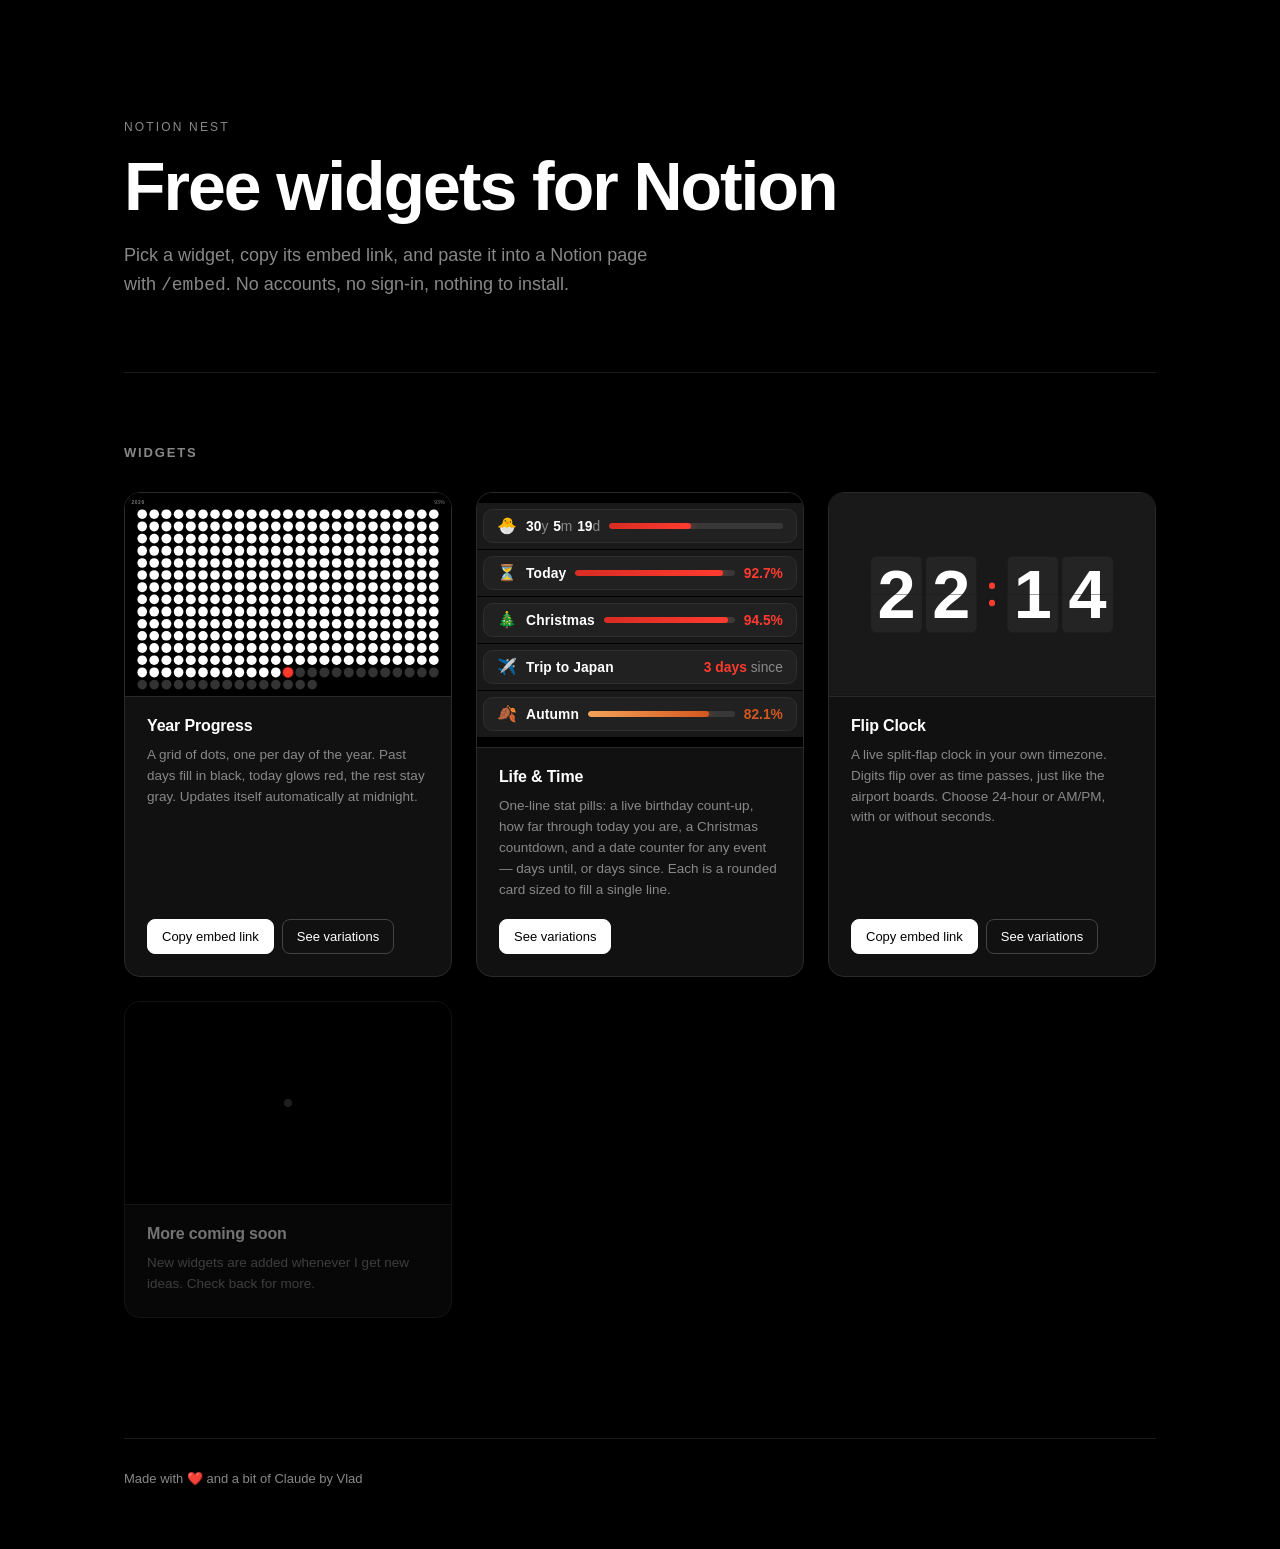
<file: index.html>
<!doctype html>
<html lang="en">
<head>
<meta charset="utf-8" />
<meta name="viewport" content="width=device-width, initial-scale=1" />
<title>NotionNest — Widgets for Notion</title>
<meta name="description" content="Free, minimal, black-and-white widgets you can embed straight into Notion." />
<link rel="stylesheet" href="styles.css" />
</head>
<body>
  <div class="wrap">
    <header class="hero">
      <div class="eyebrow">Notion Nest</div>
      <h1 class="title">Free widgets for Notion</h1>
      <p class="subtitle">
        Pick a widget, copy its embed link, and paste it into a Notion page
        with <code>/embed</code>. No accounts, no sign-in, nothing to install.
      </p>
    </header>

    <section class="gallery">
      <div class="wrap" style="padding:0;">
        <h2>Widgets</h2>
        <div class="grid" id="widget-grid">

          <article class="card"
            data-widget="widgets/year-progress.html"
            data-variations='[
              {"path":"widgets/year-progress.html","name":"Dots","desc":"Plain dot grid. Past days fill in, today glows red, the rest stay gray."},
              {"path":"widgets/year-progress-numbers.html","name":"Dots + day numbers","desc":"Same grid, with the day number printed underneath every dot."},
              {"path":"widgets/year-progress-light.html","name":"Light","desc":"White background for light-mode Notion pages. Black past days, red today."},
              {"path":"widgets/year-progress-notion-dark.html","name":"Notion Dark","desc":"Matches Notion’s dark mode background (#191919) exactly, so the embed sits flush with no visible edge."}
            ]'>
            <div class="card-preview">
              <iframe src="widgets/year-progress.html" loading="lazy" tabindex="-1"></iframe>
            </div>
            <div class="card-body">
              <div class="card-title">Year Progress</div>
              <div class="card-desc">
                A grid of dots, one per day of the year. Past days fill in
                black, today glows red, the rest stay gray. Updates itself
                automatically at midnight.
              </div>
              <div class="card-actions">
                <button class="btn primary copy-btn" data-path="widgets/year-progress.html">Copy embed link</button>
                <button class="btn variations-btn">See variations</button>
              </div>
            </div>
          </article>

          <article class="card"
            data-widget="widgets/life-counter.html"
            data-variations='[
              {
                "path":"widgets/life-counter.html",
                "name":"Birthday Count-up",
                "desc":"Your age in years, months and days, plus a bar showing how far you are toward your next birthday. Updates itself every day.",
                "fields":[
                  {"key":"birthday","label":"Birthday","type":"date","default":"1996-06-15"},
                  {"key":"theme","label":"Background","type":"select","default":"dark","options":["dark","light"]}
                ]
              },
              {
                "path":"widgets/day-percentage.html",
                "name":"Day Percentage",
                "desc":"How far through today you are, live, in your own timezone. Bar fills as the day goes by.",
                "fields":[
                  {"key":"theme","label":"Background","type":"select","default":"dark","options":["dark","light"]}
                ]
              },
              {
                "path":"widgets/christmas-countdown.html",
                "name":"Christmas Countdown",
                "desc":"How far along the road to Christmas you are, with the days left at a glance.",
                "fields":[
                  {"key":"theme","label":"Background","type":"select","default":"dark","options":["dark","light"]}
                ]
              },
              {
                "path":"widgets/date-counter.html",
                "name":"Date Counter",
                "desc":"Days until a future date, or days since a past one — just pick a date. Counts a birthday, deadline, trip, or anniversary and updates itself daily.",
                "fields":[
                  {"key":"label","label":"Label","type":"text","default":"Trip to Japan"},
                  {"key":"date","label":"Date","type":"date","default":"2026-12-01"},
                  {"key":"emoji","label":"Emoji","type":"text","default":"✈️"},
                  {"key":"theme","label":"Background","type":"select","default":"dark","options":["dark","light"]}
                ]
              },
              {
                "path":"widgets/season-progress.html",
                "name":"Season Progress",
                "desc":"How far through the current season you are. Detects the season on its own and switches over when the next one starts — the bar takes on that season’s colour.",
                "fields":[
                  {"key":"hemisphere","label":"Hemisphere","type":"select","default":"north","options":["north","south"]},
                  {"key":"theme","label":"Background","type":"select","default":"dark","options":["dark","light"]}
                ]
              }
            ]'>
            <div class="card-preview card-preview-stack">
              <iframe src="widgets/life-counter.html?birthday=1996-06-15&theme=dark" loading="lazy" tabindex="-1"></iframe>
              <iframe src="widgets/day-percentage.html?theme=dark" loading="lazy" tabindex="-1"></iframe>
              <iframe src="widgets/christmas-countdown.html?theme=dark" loading="lazy" tabindex="-1"></iframe>
              <iframe src="widgets/date-counter.html?label=Trip to Japan&date=2026-12-01&emoji=✈️&theme=dark" loading="lazy" tabindex="-1"></iframe>
              <iframe src="widgets/season-progress.html?theme=dark" loading="lazy" tabindex="-1"></iframe>
            </div>
            <div class="card-body">
              <div class="card-title">Life &amp; Time</div>
              <div class="card-desc">
                One-line stat pills: a live birthday count-up, how far
                through today you are, a Christmas countdown, and a
                date counter for any event — days until, or days since.
                Each is a rounded card sized to fill a single line.
              </div>
              <div class="card-actions">
                <button class="btn primary variations-btn">See variations</button>
              </div>
            </div>
          </article>

          <article class="card"
            data-widget="widgets/flip-clock.html"
            data-variations='[
              {
                "path":"widgets/flip-clock.html",
                "name":"Hours &amp; minutes",
                "desc":"Classic split-flap clock showing your local time.",
                "fields":[
                  {"key":"format","label":"Format","type":"select","default":"24h","options":["24h","12h"]},
                  {"key":"theme","label":"Background","type":"select","default":"dark","options":["dark","light"]}
                ]
              },
              {
                "path":"widgets/flip-clock.html?seconds=1",
                "name":"With seconds",
                "desc":"Same clock, plus a flipping seconds pair.",
                "fields":[
                  {"key":"format","label":"Format","type":"select","default":"24h","options":["24h","12h"]},
                  {"key":"theme","label":"Background","type":"select","default":"dark","options":["dark","light"]}
                ]
              }
            ]'>
            <div class="card-preview">
              <iframe src="widgets/flip-clock.html" loading="lazy" tabindex="-1"></iframe>
            </div>
            <div class="card-body">
              <div class="card-title">Flip Clock</div>
              <div class="card-desc">
                A live split-flap clock in your own timezone. Digits flip
                over as time passes, just like the airport boards. Choose
                24-hour or AM/PM, with or without seconds.
              </div>
              <div class="card-actions">
                <button class="btn primary copy-btn" data-path="widgets/flip-clock.html">Copy embed link</button>
                <button class="btn variations-btn">See variations</button>
              </div>
            </div>
          </article>

          <article class="card card-coming">
            <div class="card-preview"><span class="dot-hint"></span></div>
            <div class="card-body">
              <div class="card-title">More coming soon</div>
              <div class="card-desc">New widgets are added whenever I get new ideas. Check back for more.</div>
            </div>
          </article>

        </div>
      </div>
    </section>

    <footer>
      Made with ❤️ and a bit of Claude by <a href="https://github.com/VladB-evs"></a>Vlad</a>
    </footer>
  </div>

  <div class="modal-overlay" id="modal-overlay">
    <div class="modal" id="modal">
      <div class="modal-header">
        <div class="modal-title" id="modal-title"></div>
        <button class="modal-close" id="modal-close" aria-label="Close">&times;</button>
      </div>
      <div class="modal-grid" id="modal-grid"></div>
    </div>
  </div>

  <script src="script.js"></script>
</body>
</html>
</file>
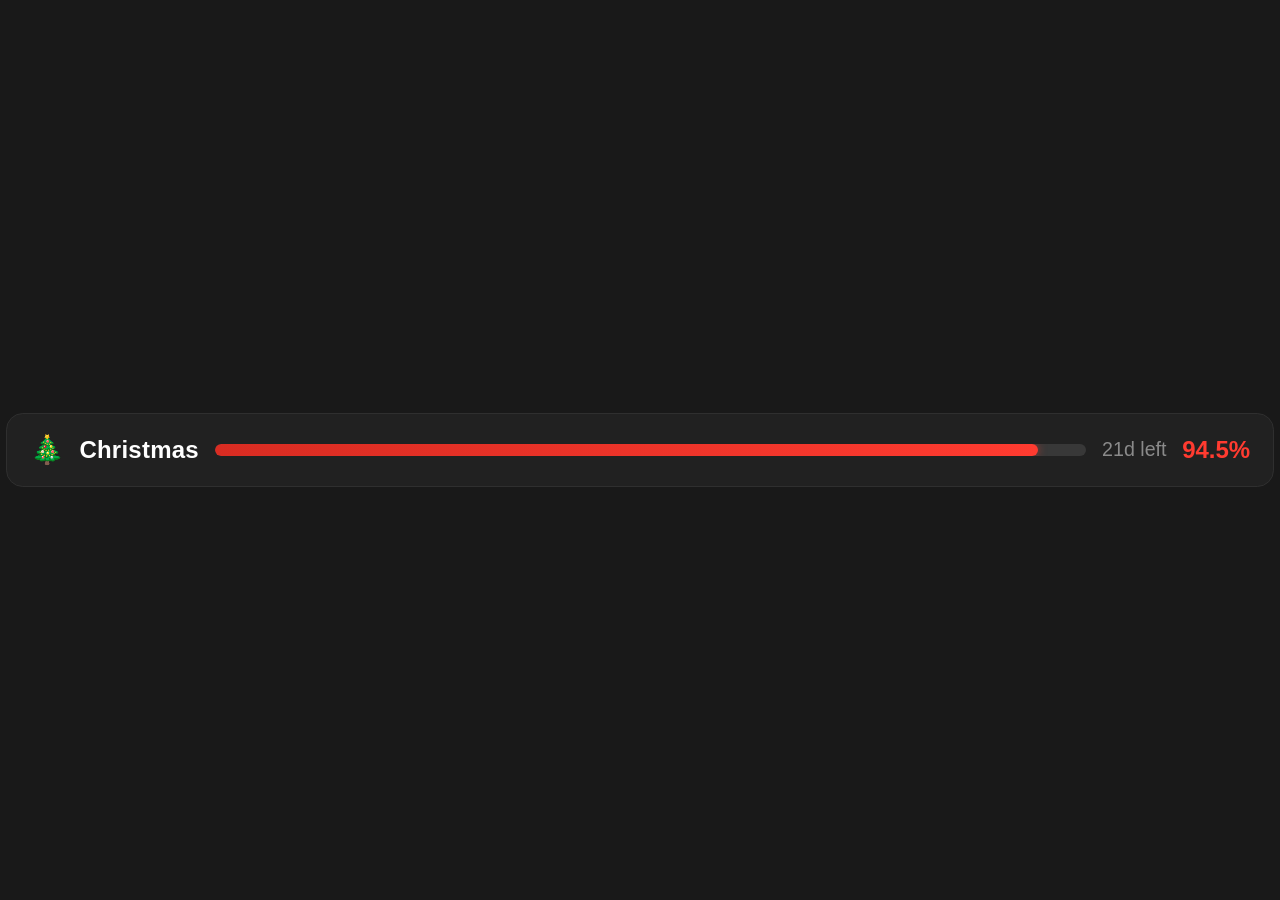
<file: widgets/christmas-countdown.html>
<!doctype html>
<html lang="en">
<head>
<meta charset="utf-8" />
<meta name="viewport" content="width=device-width, initial-scale=1" />
<title>Christmas Countdown</title>
<style>
  * { box-sizing: border-box; }

  html, body {
    margin: 0;
    padding: 0;
    width: 100%;
    height: 100%;
    background: #191919;
    overflow: hidden;
  }

  body.theme-light {
    background: #ffffff;
  }

  body {
    display: flex;
    align-items: center;
    justify-content: center;
    padding: 6px;
    font-family: -apple-system, BlinkMacSystemFont, "Helvetica Neue", Arial, sans-serif;
  }

  .pill {
    display: flex;
    align-items: center;
    gap: 0.65em;
    width: 100%;
    height: 100%;
    max-height: 3.1em;
    padding: 0.5em 0.95em;
    border-radius: 0.7em;
    background: #212121;
    border: 1px solid #2f2f2f;
    color: #ffffff;
    font-size: clamp(13px, min(30vh, 3.4vw + 7px), 24px);
    font-weight: 500;
    white-space: nowrap;
    min-width: 0;
    overflow: hidden;
  }

  body.theme-light .pill {
    background: #fafafa;
    border-color: #e9e9e7;
    color: #191919;
  }

  .emoji {
    font-size: 1.15em;
    line-height: 1;
  }

  .label {
    font-weight: 600;
    letter-spacing: 0.01em;
  }

  .bar {
    flex: 1;
    min-width: 2.5em;
    height: 0.5em;
    border-radius: 999px;
    background: #383838;
    position: relative;
    overflow: hidden;
  }

  body.theme-light .bar {
    background: #ececea;
  }

  .fill {
    position: absolute;
    inset: 0 auto 0 0;
    width: 0%;
    border-radius: inherit;
    background: linear-gradient(90deg, #d92c22, #ff3b30);
    box-shadow: 0 0 10px rgba(255, 59, 48, 0.55);
    transition: width 0.6s ease;
  }

  .pct {
    font-weight: 700;
    color: #ff3b30;
    font-variant-numeric: tabular-nums;
  }

  .days {
    color: #8a8a8a;
    font-size: 0.82em;
    font-weight: 500;
  }

  @media (max-width: 430px) {
    .days { display: none; }
  }

  @media (max-width: 280px) {
    .bar { display: none; }
  }

  @media (max-width: 210px) {
    .label { display: none; }
  }

  @media (max-height: 44px) {
    body { padding: 3px; }
    .pill { padding-top: 0.2em; padding-bottom: 0.2em; }
  }
</style>
</head>
<body>
  <div class="pill">
    <span class="emoji" id="emoji">🎄</span>
    <span class="label">Christmas</span>
    <span class="bar"><span class="fill" id="fill"></span></span>
    <span class="days" id="days"></span>
    <span class="pct" id="pct">0%</span>
  </div>

  <script>
    const params = new URLSearchParams(window.location.search);
    const emojiEl = document.getElementById("emoji");
    const fillEl = document.getElementById("fill");
    const pctEl = document.getElementById("pct");
    const daysEl = document.getElementById("days");
    const emojiParam = params.get("emoji");
    const themeParam = params.get("theme");

    if (emojiParam) emojiEl.textContent = emojiParam;
    if (themeParam === "light") document.body.classList.add("theme-light");

    function render() {
      const now = new Date();
      const year = now.getFullYear();
      const christmasThisYear = new Date(year, 11, 25);
      let prevChristmas, nextChristmas;
      if (now < christmasThisYear) {
        nextChristmas = christmasThisYear;
        prevChristmas = new Date(year - 1, 11, 25);
      } else {
        prevChristmas = christmasThisYear;
        nextChristmas = new Date(year + 1, 11, 25);
      }
      const percent = ((now - prevChristmas) / (nextChristmas - prevChristmas)) * 100;
      const startOfToday = new Date(now.getFullYear(), now.getMonth(), now.getDate());
      const daysLeft = Math.ceil((nextChristmas - startOfToday) / 86400000);
      fillEl.style.width = percent + "%";
      pctEl.textContent = percent.toFixed(1) + "%";
      daysEl.textContent = daysLeft === 0 ? "it's today!" : daysLeft + "d left";
    }

    render();

    function msUntilNextMidnight() {
      const now = new Date();
      const next = new Date(now.getFullYear(), now.getMonth(), now.getDate() + 1, 0, 0, 5);
      return next - now;
    }

    function scheduleNextRender() {
      setTimeout(() => {
        render();
        scheduleNextRender();
      }, msUntilNextMidnight());
    }

    scheduleNextRender();

    document.addEventListener("visibilitychange", () => {
      if (document.visibilityState === "visible") render();
    });
  </script>
</body>
</html>
</file>
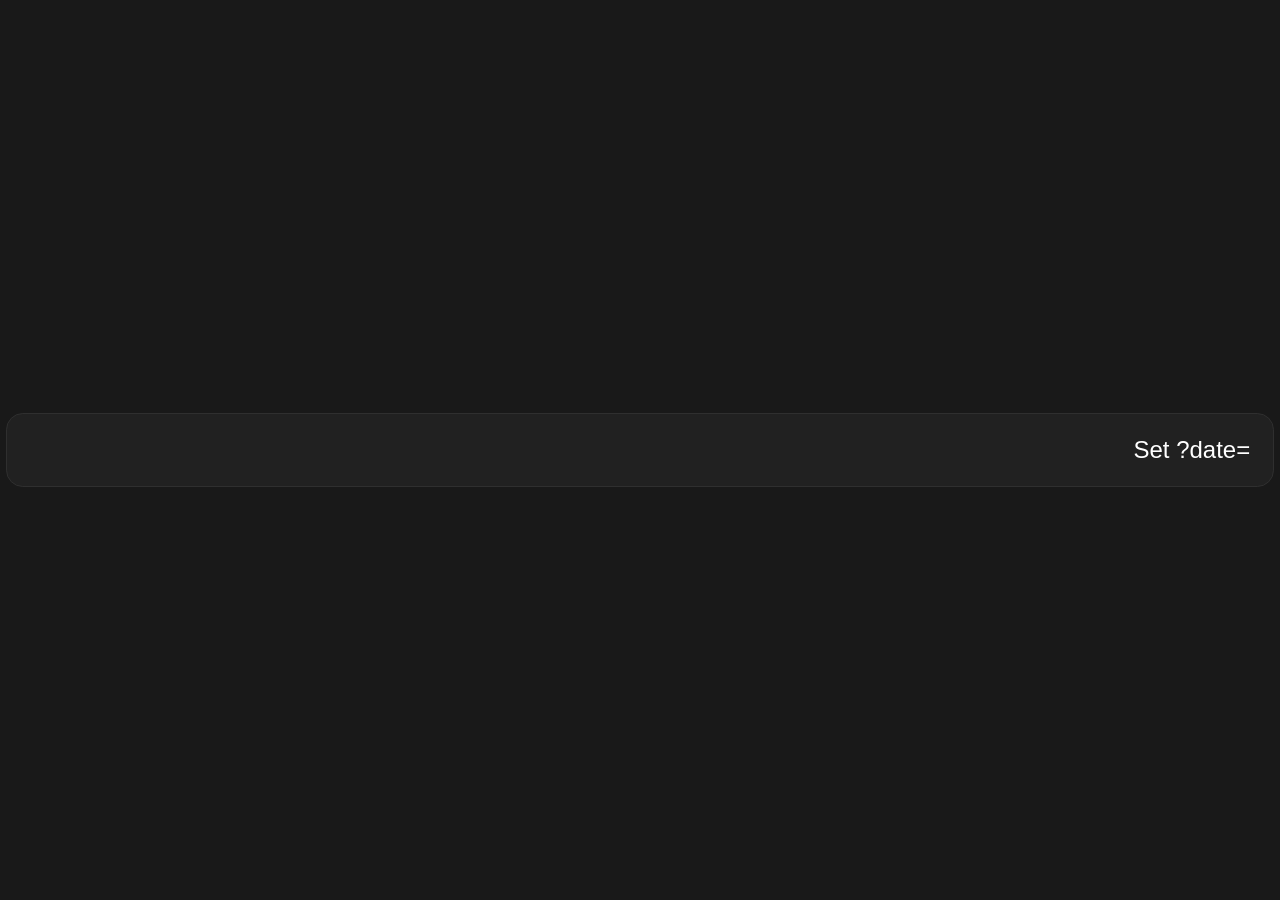
<file: widgets/date-counter.html>
<!doctype html>
<html lang="en">
<head>
<meta charset="utf-8" />
<meta name="viewport" content="width=device-width, initial-scale=1" />
<title>Date Counter</title>
<style>
  * { box-sizing: border-box; }

  html, body {
    margin: 0;
    padding: 0;
    width: 100%;
    height: 100%;
    background: #191919;
    overflow: hidden;
  }

  body.theme-light {
    background: #ffffff;
  }

  body {
    display: flex;
    align-items: center;
    justify-content: center;
    padding: 6px;
    font-family: -apple-system, BlinkMacSystemFont, "Helvetica Neue", Arial, sans-serif;
  }

  .pill {
    display: flex;
    align-items: center;
    gap: 0.65em;
    width: 100%;
    height: 100%;
    max-height: 3.1em;
    padding: 0.5em 0.95em;
    border-radius: 0.7em;
    background: #212121;
    border: 1px solid #2f2f2f;
    color: #ffffff;
    font-size: clamp(13px, min(30vh, 3.4vw + 7px), 24px);
    font-weight: 500;
    white-space: nowrap;
    min-width: 0;
    overflow: hidden;
  }

  body.theme-light .pill {
    background: #fafafa;
    border-color: #e9e9e7;
    color: #191919;
  }

  .emoji {
    font-size: 1.15em;
    line-height: 1;
  }

  .label {
    font-weight: 600;
    letter-spacing: 0.01em;
    overflow: hidden;
    text-overflow: ellipsis;
  }

  .spacer {
    flex: 1;
    min-width: 0.5em;
  }

  .readout {
    flex: 0 0 auto;
    font-weight: 500;
  }

  .readout .num {
    font-weight: 700;
    color: #ff3b30;
    font-variant-numeric: tabular-nums;
  }

  .readout .rel {
    color: #8a8a8a;
  }

  @media (max-width: 200px) {
    .readout .rel { display: none; }
  }

  @media (max-width: 150px) {
    .label { display: none; }
  }

  @media (max-height: 44px) {
    body { padding: 3px; }
    .pill { padding-top: 0.2em; padding-bottom: 0.2em; }
  }
</style>
</head>
<body>
  <div class="pill">
    <span class="emoji" id="emoji">📅</span>
    <span class="label" id="label">Event</span>
    <span class="spacer"></span>
    <span class="readout" id="readout">Set ?date=</span>
  </div>

  <script>
    const params = new URLSearchParams(window.location.search);
    const emojiEl = document.getElementById("emoji");
    const labelEl = document.getElementById("label");
    const readoutEl = document.getElementById("readout");

    const emoji = params.get("emoji");
    const label = params.get("label");
    const dateParam = params.get("date");
    const theme = params.get("theme");

    if (emoji) emojiEl.textContent = emoji;
    else emojiEl.style.display = "none";
    if (label) labelEl.textContent = label;
    else labelEl.style.display = "none";
    if (theme === "light") document.body.classList.add("theme-light");

    function render() {
      if (!dateParam) return;
      const target = new Date(dateParam + "T00:00:00");
      if (isNaN(target.getTime())) {
        readoutEl.textContent = "Invalid date";
        return;
      }
      const now = new Date();
      const startToday = new Date(now.getFullYear(), now.getMonth(), now.getDate());
      const startTarget = new Date(target.getFullYear(), target.getMonth(), target.getDate());
      const diffDays = Math.round((startTarget - startToday) / 86400000);

      if (diffDays === 0) {
        readoutEl.innerHTML = `<span class="num">Today!</span>`;
        return;
      }
      const n = Math.abs(diffDays);
      const dayWord = n === 1 ? "day" : "days";
      const rel = diffDays > 0 ? "until" : "since";
      readoutEl.innerHTML = `<span class="num">${n} ${dayWord}</span> <span class="rel">${rel}</span>`;
    }

    render();

    function msUntilNextMidnight() {
      const now = new Date();
      const next = new Date(now.getFullYear(), now.getMonth(), now.getDate() + 1, 0, 0, 5);
      return next - now;
    }

    function scheduleNextRender() {
      setTimeout(() => {
        render();
        scheduleNextRender();
      }, msUntilNextMidnight());
    }

    scheduleNextRender();

    document.addEventListener("visibilitychange", () => {
      if (document.visibilityState === "visible") render();
    });
  </script>
</body>
</html>
</file>
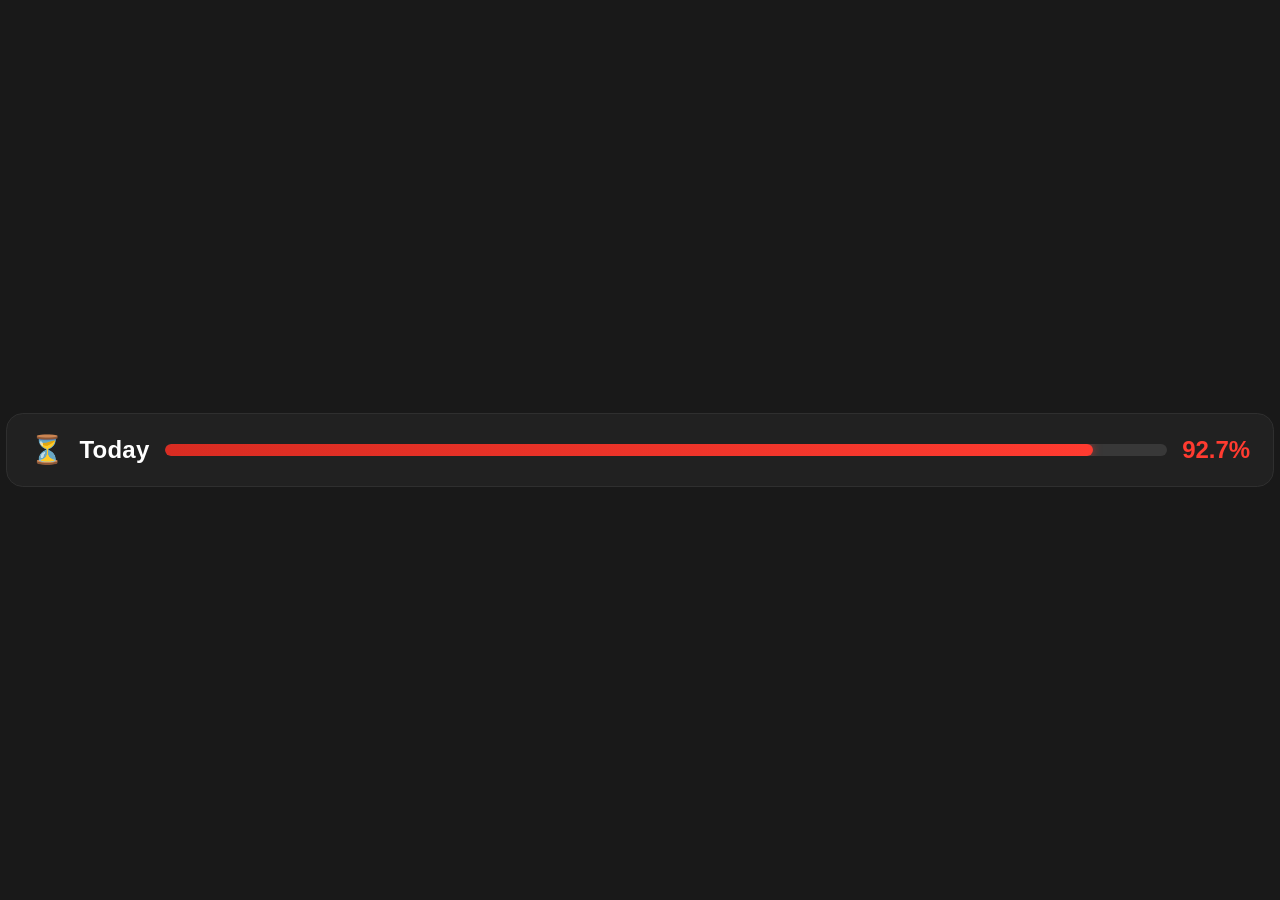
<file: widgets/day-percentage.html>
<!doctype html>
<html lang="en">
<head>
<meta charset="utf-8" />
<meta name="viewport" content="width=device-width, initial-scale=1" />
<title>Day Percentage</title>
<style>
  * { box-sizing: border-box; }

  html, body {
    margin: 0;
    padding: 0;
    width: 100%;
    height: 100%;
    background: #191919;
    overflow: hidden;
  }

  body.theme-light {
    background: #ffffff;
  }

  body {
    display: flex;
    align-items: center;
    justify-content: center;
    padding: 6px;
    font-family: -apple-system, BlinkMacSystemFont, "Helvetica Neue", Arial, sans-serif;
  }

  .pill {
    display: flex;
    align-items: center;
    gap: 0.65em;
    width: 100%;
    height: 100%;
    max-height: 3.1em;
    padding: 0.5em 0.95em;
    border-radius: 0.7em;
    background: #212121;
    border: 1px solid #2f2f2f;
    color: #ffffff;
    font-size: clamp(13px, min(30vh, 3.4vw + 7px), 24px);
    font-weight: 500;
    white-space: nowrap;
    min-width: 0;
    overflow: hidden;
  }

  body.theme-light .pill {
    background: #fafafa;
    border-color: #e9e9e7;
    color: #191919;
  }

  .emoji {
    font-size: 1.15em;
    line-height: 1;
  }

  .label {
    font-weight: 600;
    letter-spacing: 0.01em;
  }

  .bar {
    flex: 1;
    min-width: 2.5em;
    height: 0.5em;
    border-radius: 999px;
    background: #383838;
    position: relative;
    overflow: hidden;
  }

  body.theme-light .bar {
    background: #ececea;
  }

  .fill {
    position: absolute;
    inset: 0 auto 0 0;
    width: 0%;
    border-radius: inherit;
    background: linear-gradient(90deg, #d92c22, #ff3b30);
    box-shadow: 0 0 10px rgba(255, 59, 48, 0.55);
    transition: width 0.6s ease;
  }

  .pct {
    font-weight: 700;
    color: #ff3b30;
    font-variant-numeric: tabular-nums;
  }

  @media (max-width: 250px) {
    .bar { display: none; }
  }

  @media (max-width: 180px) {
    .label { display: none; }
  }

  @media (max-height: 44px) {
    body { padding: 3px; }
    .pill { padding-top: 0.2em; padding-bottom: 0.2em; }
  }
</style>
</head>
<body>
  <div class="pill">
    <span class="emoji" id="emoji">⏳</span>
    <span class="label" id="label">Today</span>
    <span class="bar"><span class="fill" id="fill"></span></span>
    <span class="pct" id="pct">0%</span>
  </div>

  <script>
    const params = new URLSearchParams(window.location.search);
    const emojiEl = document.getElementById("emoji");
    const labelEl = document.getElementById("label");
    const fillEl = document.getElementById("fill");
    const pctEl = document.getElementById("pct");
    const emojiParam = params.get("emoji");
    const labelParam = params.get("label");
    const themeParam = params.get("theme");

    if (emojiParam) emojiEl.textContent = emojiParam;
    if (labelParam) labelEl.textContent = labelParam;
    if (themeParam === "light") document.body.classList.add("theme-light");

    function render() {
      const now = new Date();
      const secondsIntoDay = now.getHours() * 3600 + now.getMinutes() * 60 + now.getSeconds();
      const percent = (secondsIntoDay / 86400) * 100;
      fillEl.style.width = percent + "%";
      pctEl.textContent = percent.toFixed(1) + "%";
    }

    render();
    setInterval(render, 1000);

    document.addEventListener("visibilitychange", () => {
      if (document.visibilityState === "visible") render();
    });
  </script>
</body>
</html>
</file>
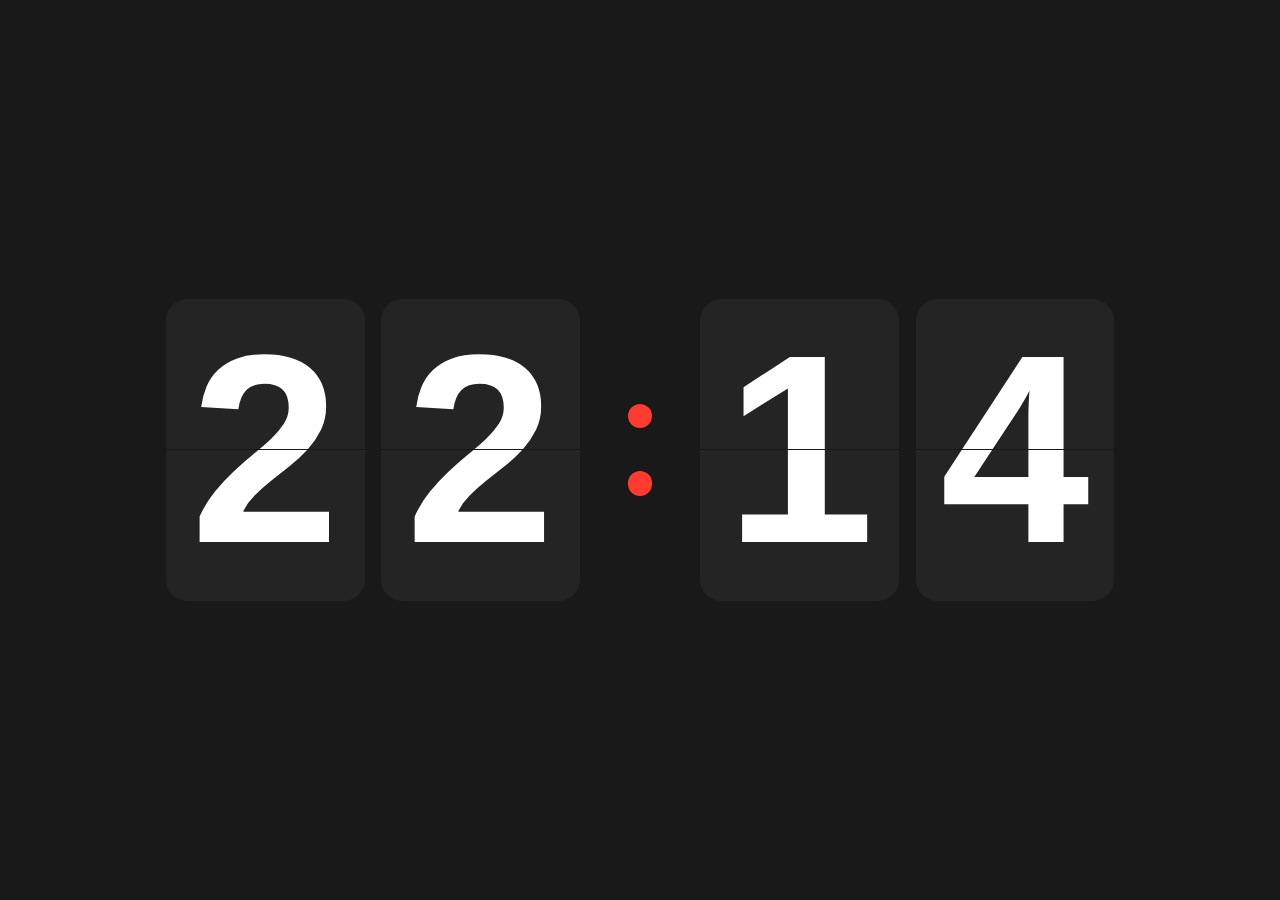
<file: widgets/flip-clock.html>
<!doctype html>
<html lang="en">
<head>
<meta charset="utf-8" />
<meta name="viewport" content="width=device-width, initial-scale=1" />
<title>Flip Clock</title>
<style>
  :root {
    --bg: #191919;
    --card: #242424;
    --card-edge: rgba(0, 0, 0, 0.35);
    --text: #ffffff;
    --dim: #8a8a8a;
    --red: #ff3b30;
  }

  body.theme-light {
    --bg: #ffffff;
    --card: #f0f0ef;
    --card-edge: rgba(0, 0, 0, 0.08);
    --text: #191919;
    --dim: #9b9b98;
  }

  * { box-sizing: border-box; }

  html, body {
    margin: 0;
    padding: 0;
    width: 100%;
    height: 100%;
    background: var(--bg);
    overflow: hidden;
  }

  body {
    display: flex;
    align-items: center;
    justify-content: center;
    padding: 6px;
    font-family: -apple-system, BlinkMacSystemFont, "Helvetica Neue", Arial, sans-serif;
  }

  .clock {
    display: flex;
    align-items: center;
    gap: 0.12em;
    font-size: clamp(14px, min(52vh, 21vw), 400px);
    font-weight: 600;
    color: var(--text);
    font-variant-numeric: tabular-nums;
  }

  body.has-seconds .clock {
    font-size: clamp(14px, min(52vh, 13vw), 400px);
  }

  .group {
    display: flex;
    gap: 0.06em;
  }

  .digit {
    position: relative;
    width: 0.74em;
    height: 1.12em;
    perspective: 2.8em;
  }

  .half {
    position: absolute;
    left: 0;
    right: 0;
    overflow: hidden;
    background: var(--card);
  }

  .half i {
    font-style: normal;
    position: absolute;
    left: 0;
    right: 0;
    height: 1.12em;
    line-height: 1.12em;
    text-align: center;
  }

  .half.top {
    top: 0;
    bottom: 50%;
    border-radius: 0.08em 0.08em 0 0;
    border-bottom: 1px solid var(--card-edge);
  }

  .half.top i { top: 0; }

  .half.bottom {
    top: 50%;
    bottom: 0;
    border-radius: 0 0 0.08em 0.08em;
  }

  .half.bottom i { top: -100%; }

  .flap-a {
    z-index: 3;
    transform-origin: center bottom;
    animation: flip-top 0.28s ease-in forwards;
    backface-visibility: hidden;
  }

  .flap-b {
    z-index: 3;
    transform-origin: center top;
    transform: rotateX(90deg);
    animation: flip-bottom 0.28s 0.28s ease-out forwards;
    backface-visibility: hidden;
  }

  @keyframes flip-top {
    to { transform: rotateX(-90deg); }
  }

  @keyframes flip-bottom {
    to { transform: rotateX(0deg); }
  }

  .colon {
    display: flex;
    flex-direction: column;
    gap: 0.16em;
    padding: 0 0.06em;
  }

  .colon i {
    width: 0.09em;
    height: 0.09em;
    border-radius: 50%;
    background: var(--red);
  }

  .meridiem {
    align-self: flex-end;
    margin-left: 0.14em;
    margin-bottom: 0.06em;
    font-size: 0.2em;
    font-weight: 700;
    letter-spacing: 0.08em;
    color: var(--dim);
  }

  body:not(.format-12) .meridiem,
  body:not(.has-seconds) .seconds-block {
    display: none;
  }

  @media (prefers-reduced-motion: reduce) {
    .flap-a, .flap-b { animation-duration: 0s; animation-delay: 0s; }
  }
</style>
</head>
<body>
  <div class="clock" id="clock">
    <div class="group" id="hours"></div>
    <div class="colon"><i></i><i></i></div>
    <div class="group" id="minutes"></div>
    <span class="seconds-block colon"><i></i><i></i></span>
    <div class="group seconds-block" id="seconds"></div>
    <span class="meridiem" id="meridiem">AM</span>
  </div>

  <script>
    const params = new URLSearchParams(window.location.search);
    const use12h = (params.get("format") || "").startsWith("12");
    const showSeconds = ["1", "true", "on"].includes(params.get("seconds"));
    if (params.get("theme") === "light") document.body.classList.add("theme-light");
    if (use12h) document.body.classList.add("format-12");
    if (showSeconds) document.body.classList.add("has-seconds");

    function createDigit(parent) {
      const d = document.createElement("div");
      d.className = "digit";
      d.innerHTML = '<div class="half top"><i>0</i></div><div class="half bottom"><i>0</i></div>';
      d.dataset.value = "0";
      parent.appendChild(d);
      return d;
    }

    function setDigit(d, value) {
      if (d.dataset.value === value) return;
      const prev = d.dataset.value;
      d.dataset.value = value;
      d.querySelectorAll(".flap-a, .flap-b").forEach((f) => f.remove());

      const flapTop = document.createElement("div");
      flapTop.className = "half top flap-a";
      flapTop.innerHTML = `<i>${prev}</i>`;
      const flapBottom = document.createElement("div");
      flapBottom.className = "half bottom flap-b";
      flapBottom.innerHTML = `<i>${value}</i>`;

      d.querySelector(".half.top i").textContent = value;
      d.appendChild(flapTop);
      d.appendChild(flapBottom);

      flapBottom.addEventListener("animationend", () => {
        d.querySelector(".half.bottom i").textContent = value;
        flapTop.remove();
        flapBottom.remove();
      });
    }

    const groups = {
      hours: [createDigit(document.getElementById("hours")), createDigit(document.getElementById("hours"))],
      minutes: [createDigit(document.getElementById("minutes")), createDigit(document.getElementById("minutes"))],
      seconds: [createDigit(document.getElementById("seconds")), createDigit(document.getElementById("seconds"))],
    };
    const meridiemEl = document.getElementById("meridiem");

    function setGroup(name, num) {
      const str = String(num).padStart(2, "0");
      setDigit(groups[name][0], str[0]);
      setDigit(groups[name][1], str[1]);
    }

    function tick() {
      const now = new Date();
      let h = now.getHours();
      if (use12h) {
        meridiemEl.textContent = h < 12 ? "AM" : "PM";
        h = h % 12 || 12;
      }
      setGroup("hours", h);
      setGroup("minutes", now.getMinutes());
      if (showSeconds) setGroup("seconds", now.getSeconds());
    }

    tick();
    setInterval(tick, 250);

    document.addEventListener("visibilitychange", () => {
      if (document.visibilityState === "visible") tick();
    });
  </script>
</body>
</html>
</file>
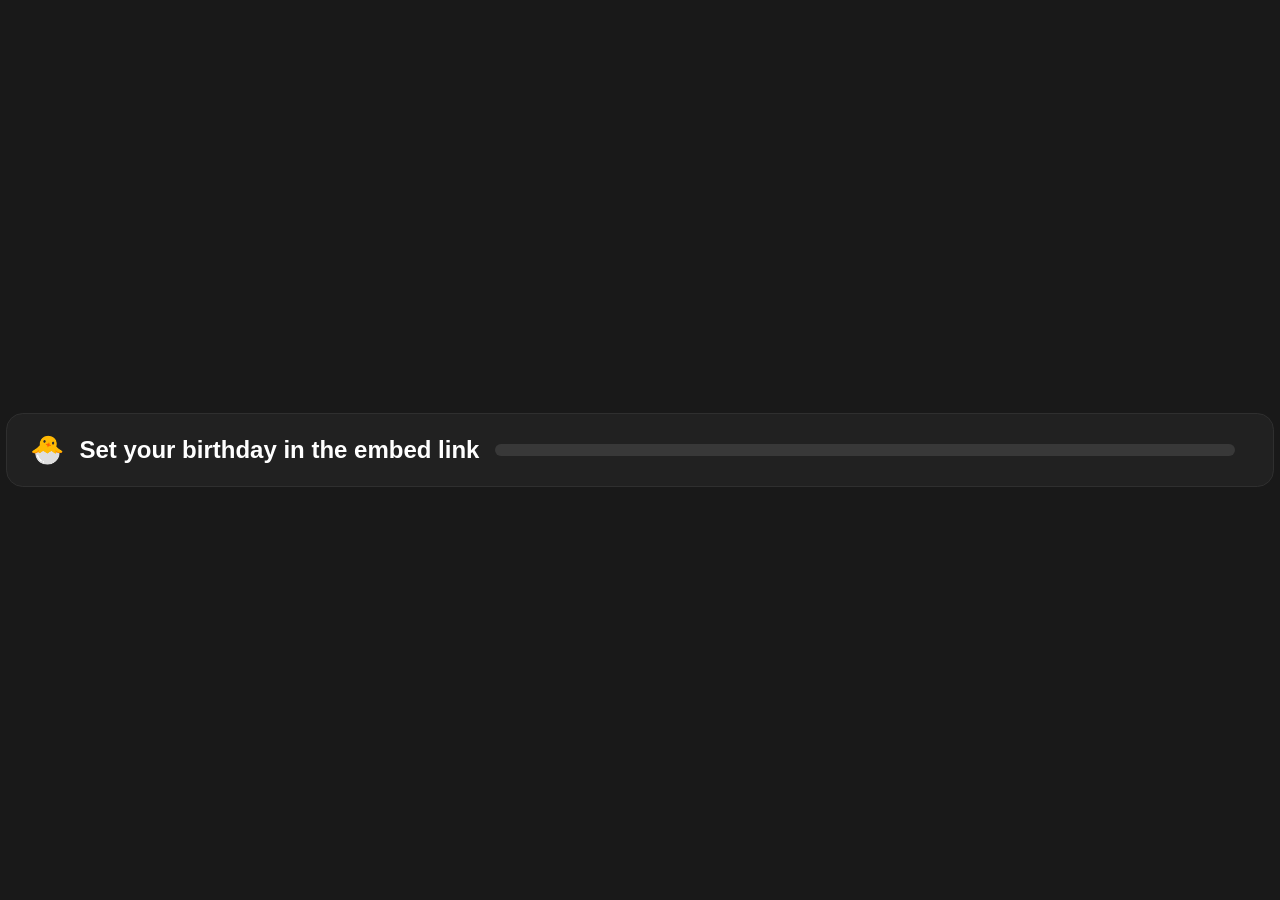
<file: widgets/life-counter.html>
<!doctype html>
<html lang="en">
<head>
<meta charset="utf-8" />
<meta name="viewport" content="width=device-width, initial-scale=1" />
<title>Life Counter</title>
<style>
  * { box-sizing: border-box; }

  html, body {
    margin: 0;
    padding: 0;
    width: 100%;
    height: 100%;
    background: #191919;
    overflow: hidden;
  }

  body.theme-light {
    background: #ffffff;
  }

  body {
    display: flex;
    align-items: center;
    justify-content: center;
    padding: 6px;
    font-family: -apple-system, BlinkMacSystemFont, "Helvetica Neue", Arial, sans-serif;
  }

  .pill {
    display: flex;
    align-items: center;
    gap: 0.65em;
    width: 100%;
    height: 100%;
    max-height: 3.1em;
    padding: 0.5em 0.95em;
    border-radius: 0.7em;
    background: #212121;
    border: 1px solid #2f2f2f;
    color: #ffffff;
    font-size: clamp(13px, min(30vh, 3.4vw + 7px), 24px);
    font-weight: 500;
    white-space: nowrap;
    min-width: 0;
    overflow: hidden;
  }

  body.theme-light .pill {
    background: #fafafa;
    border-color: #e9e9e7;
    color: #191919;
  }

  .emoji {
    font-size: 1.15em;
    line-height: 1;
  }

  .age {
    font-weight: 700;
    font-variant-numeric: tabular-nums;
  }

  .age .unit {
    font-weight: 500;
    color: #8a8a8a;
    margin-right: 0.35em;
  }

  .age .unit:last-child {
    margin-right: 0;
  }

  .bar {
    flex: 1;
    min-width: 2.5em;
    height: 0.5em;
    border-radius: 999px;
    background: #383838;
    position: relative;
    overflow: hidden;
  }

  body.theme-light .bar {
    background: #ececea;
  }

  .fill {
    position: absolute;
    inset: 0 auto 0 0;
    width: 0%;
    border-radius: inherit;
    background: linear-gradient(90deg, #d92c22, #ff3b30);
    box-shadow: 0 0 10px rgba(255, 59, 48, 0.55);
    transition: width 0.6s ease;
  }

  .next {
    color: #8a8a8a;
    font-size: 0.82em;
    font-weight: 500;
    font-variant-numeric: tabular-nums;
  }

  @media (max-width: 430px) {
    .next { display: none; }
  }

  @media (max-width: 270px) {
    .bar { display: none; }
  }

  @media (max-width: 165px) {
    .emoji { display: none; }
  }

  @media (max-height: 44px) {
    body { padding: 3px; }
    .pill { padding-top: 0.2em; padding-bottom: 0.2em; }
  }
</style>
</head>
<body>
  <div class="pill">
    <span class="emoji" id="emoji">🐣</span>
    <span class="age" id="age">Set your birthday in the embed link</span>
    <span class="bar"><span class="fill" id="fill"></span></span>
    <span class="next" id="next"></span>
  </div>

  <script>
    const params = new URLSearchParams(window.location.search);
    const emojiEl = document.getElementById("emoji");
    const ageEl = document.getElementById("age");
    const fillEl = document.getElementById("fill");
    const nextEl = document.getElementById("next");
    const birthdayParam = params.get("birthday");
    const emojiParam = params.get("emoji");
    const themeParam = params.get("theme");

    if (emojiParam) emojiEl.textContent = emojiParam;
    if (themeParam === "light") document.body.classList.add("theme-light");

    function diffYMD(from, to) {
      let years = to.getFullYear() - from.getFullYear();
      let months = to.getMonth() - from.getMonth();
      let days = to.getDate() - from.getDate();
      if (days < 0) {
        months -= 1;
        const prevMonth = new Date(to.getFullYear(), to.getMonth(), 0);
        days += prevMonth.getDate();
      }
      if (months < 0) {
        years -= 1;
        months += 12;
      }
      return { years, months, days };
    }

    function render() {
      if (!birthdayParam) return;
      const birthday = new Date(birthdayParam + "T00:00:00");
      if (isNaN(birthday.getTime())) {
        ageEl.textContent = "Invalid birthday in embed link";
        return;
      }
      const now = new Date();
      const { years, months, days } = diffYMD(birthday, now);
      ageEl.innerHTML =
        `${years}<span class="unit">y</span>` +
        `${months}<span class="unit">m</span>` +
        `${days}<span class="unit">d</span>`;

      // Progress bar: how far through the current year of life,
      // i.e. progress from the last birthday toward the next one.
      const lastBirthday = new Date(birthday.getFullYear() + years, birthday.getMonth(), birthday.getDate());
      const nextBirthday = new Date(birthday.getFullYear() + years + 1, birthday.getMonth(), birthday.getDate());
      const percent = ((now - lastBirthday) / (nextBirthday - lastBirthday)) * 100;
      const startOfToday = new Date(now.getFullYear(), now.getMonth(), now.getDate());
      const daysToNext = Math.ceil((nextBirthday - startOfToday) / 86400000);
      fillEl.style.width = percent + "%";
      nextEl.textContent = daysToNext >= 365 ? "🎂 today!" : "🎂 " + daysToNext + "d";
    }

    render();

    function msUntilNextMidnight() {
      const now = new Date();
      const next = new Date(now.getFullYear(), now.getMonth(), now.getDate() + 1, 0, 0, 5);
      return next - now;
    }

    function scheduleNextRender() {
      setTimeout(() => {
        render();
        scheduleNextRender();
      }, msUntilNextMidnight());
    }

    scheduleNextRender();

    document.addEventListener("visibilitychange", () => {
      if (document.visibilityState === "visible") render();
    });
  </script>
</body>
</html>
</file>
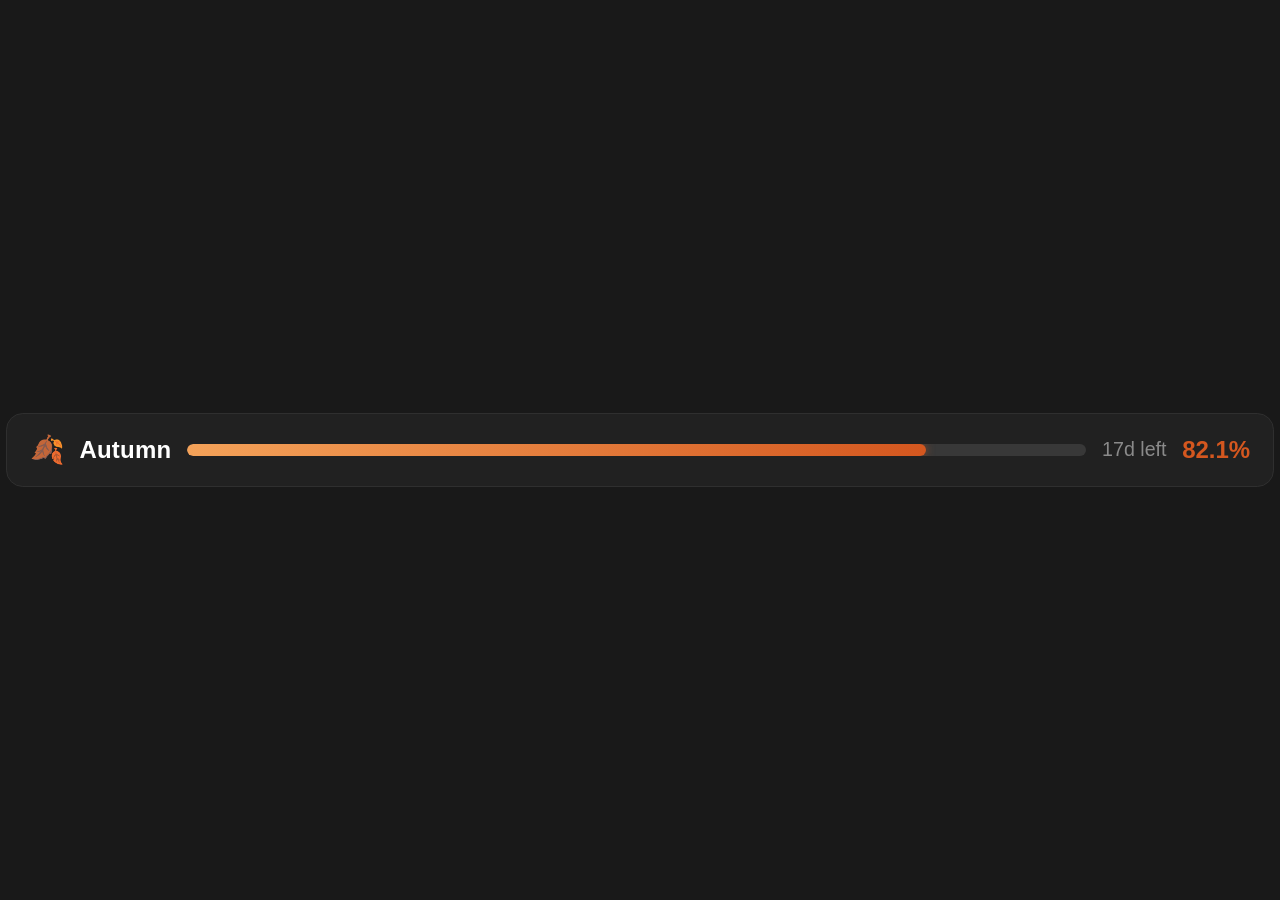
<file: widgets/season-progress.html>
<!doctype html>
<html lang="en">
<head>
<meta charset="utf-8" />
<meta name="viewport" content="width=device-width, initial-scale=1" />
<title>Season Progress</title>
<style>
  * { box-sizing: border-box; }

  html, body {
    margin: 0;
    padding: 0;
    width: 100%;
    height: 100%;
    background: #191919;
    overflow: hidden;
  }

  body.theme-light {
    background: #ffffff;
  }

  body {
    display: flex;
    align-items: center;
    justify-content: center;
    padding: 6px;
    font-family: -apple-system, BlinkMacSystemFont, "Helvetica Neue", Arial, sans-serif;
  }

  .pill {
    display: flex;
    align-items: center;
    gap: 0.65em;
    width: 100%;
    height: 100%;
    max-height: 3.1em;
    padding: 0.5em 0.95em;
    border-radius: 0.7em;
    background: #212121;
    border: 1px solid #2f2f2f;
    color: #ffffff;
    font-size: clamp(13px, min(30vh, 3.4vw + 7px), 24px);
    font-weight: 500;
    white-space: nowrap;
    min-width: 0;
    overflow: hidden;
  }

  body.theme-light .pill {
    background: #fafafa;
    border-color: #e9e9e7;
    color: #191919;
  }

  .emoji {
    font-size: 1.15em;
    line-height: 1;
  }

  .label {
    font-weight: 600;
    letter-spacing: 0.01em;
  }

  .bar {
    flex: 1;
    min-width: 2.5em;
    height: 0.5em;
    border-radius: 999px;
    background: #383838;
    position: relative;
    overflow: hidden;
  }

  body.theme-light .bar {
    background: #ececea;
  }

  .fill {
    position: absolute;
    inset: 0 auto 0 0;
    width: 0%;
    border-radius: inherit;
    background: linear-gradient(90deg, var(--a), var(--b));
    box-shadow: 0 0 10px var(--glow);
    transition: width 0.6s ease;
  }

  .days {
    color: #8a8a8a;
    font-size: 0.82em;
    font-weight: 500;
    font-variant-numeric: tabular-nums;
  }

  .pct {
    font-weight: 700;
    color: var(--b);
    font-variant-numeric: tabular-nums;
  }

  @media (max-width: 430px) {
    .days { display: none; }
  }

  @media (max-width: 280px) {
    .bar { display: none; }
  }

  @media (max-width: 210px) {
    .label { display: none; }
  }

  @media (max-height: 44px) {
    body { padding: 3px; }
    .pill { padding-top: 0.2em; padding-bottom: 0.2em; }
  }
</style>
</head>
<body>
  <div class="pill">
    <span class="emoji" id="emoji">☀️</span>
    <span class="label" id="name">Season</span>
    <span class="bar"><span class="fill" id="fill"></span></span>
    <span class="days" id="days"></span>
    <span class="pct" id="pct">0%</span>
  </div>

  <script>
    const params = new URLSearchParams(window.location.search);
    const south = (params.get("hemisphere") || "").toLowerCase().startsWith("s");
    const themeParam = params.get("theme");

    if (themeParam === "light") document.body.classList.add("theme-light");

    function startsForYear(y) {
      return [
        { key: "spring", d: new Date(y, 2, 20) },
        { key: "summer", d: new Date(y, 5, 21) },
        { key: "autumn", d: new Date(y, 8, 22) },
        { key: "winter", d: new Date(y, 11, 21) },
      ];
    }

    const SEASONS = {
      spring: { name: "Spring", emoji: "🌸", a: "#7ee8a4", b: "#f279a6" },
      summer: { name: "Summer", emoji: "☀️", a: "#ffd166", b: "#ff7b54" },
      autumn: { name: "Autumn", emoji: "🍂", a: "#f4a259", b: "#d4571f" },
      winter: { name: "Winter", emoji: "❄️", a: "#a9d6e5", b: "#5f8fd8" },
    };

    const OPPOSITE = { spring: "autumn", summer: "winter", autumn: "spring", winter: "summer" };

    function currentSeason(now) {
      const y = now.getFullYear();
      const starts = [...startsForYear(y - 1), ...startsForYear(y), ...startsForYear(y + 1)].sort(
        (a, b) => a.d - b.d
      );
      let idx = 0;
      for (let i = 0; i < starts.length; i++) {
        if (starts[i].d <= now) idx = i;
        else break;
      }
      return { start: starts[idx].d, end: starts[idx + 1].d, key: starts[idx].key };
    }

    function hexToRgb(hex) {
      const n = parseInt(hex.slice(1), 16);
      return `${(n >> 16) & 255}, ${(n >> 8) & 255}, ${n & 255}`;
    }

    function render() {
      const now = new Date();
      const { start, end, key } = currentSeason(now);
      const s = SEASONS[south ? OPPOSITE[key] : key];

      document.body.style.setProperty("--a", s.a);
      document.body.style.setProperty("--b", s.b);
      document.body.style.setProperty("--glow", `rgba(${hexToRgb(s.b)}, 0.55)`);
      document.getElementById("emoji").textContent = s.emoji;
      document.getElementById("name").textContent = s.name;

      const startToday = new Date(now.getFullYear(), now.getMonth(), now.getDate());
      const daysLeft = Math.max(0, Math.round((end - startToday) / 86400000));
      const pct = Math.max(0, Math.min(100, ((now - start) / (end - start)) * 100));

      document.getElementById("fill").style.width = pct + "%";
      document.getElementById("pct").textContent = pct.toFixed(1) + "%";
      document.getElementById("days").textContent =
        daysLeft === 0 ? "ends today" : daysLeft + "d left";
    }

    render();

    function msUntilNextMidnight() {
      const now = new Date();
      const next = new Date(now.getFullYear(), now.getMonth(), now.getDate() + 1, 0, 0, 5);
      return next - now;
    }

    function scheduleNextRender() {
      setTimeout(() => {
        render();
        scheduleNextRender();
      }, msUntilNextMidnight());
    }

    scheduleNextRender();

    document.addEventListener("visibilitychange", () => {
      if (document.visibilityState === "visible") render();
    });
  </script>
</body>
</html>
</file>
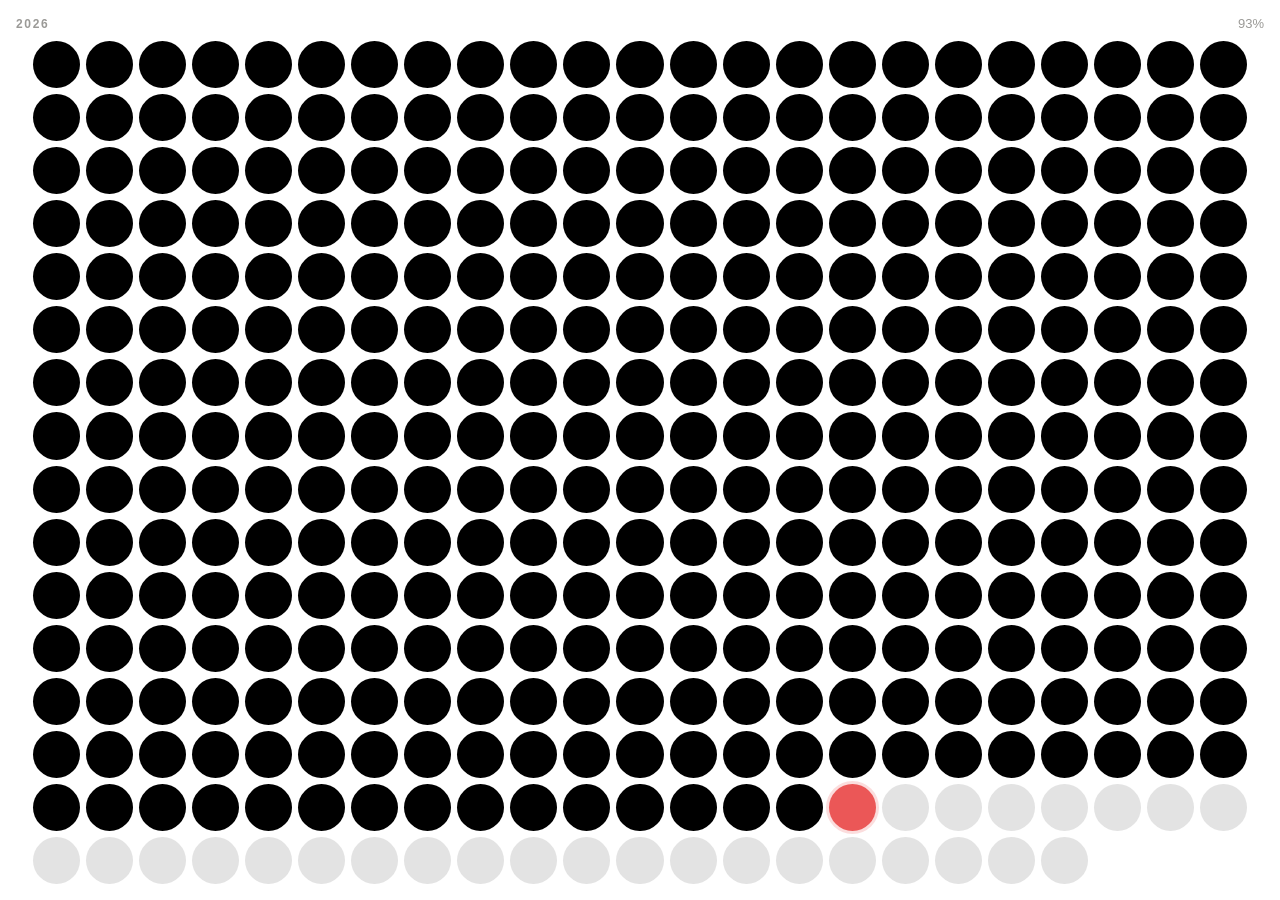
<file: widgets/year-progress-light.html>
<!doctype html>
<html lang="en">
<head>
<meta charset="utf-8" />
<meta name="viewport" content="width=device-width, initial-scale=1" />
<title>Year Progress — Light</title>
<style>
  :root {
    --bg: #ffffff;
    --dot-past: #000000;
    --dot-future: #e3e3e3;
    --red: #eb5757;
  }

  * { box-sizing: border-box; }

  html, body {
    margin: 0;
    padding: 0;
    width: 100%;
    height: 100%;
    background: var(--bg);
    overflow: hidden;
  }

  body {
    display: flex;
    flex-direction: column;
    font-family: -apple-system, BlinkMacSystemFont, "Helvetica Neue", Arial, sans-serif;
    color: #000000;
    padding: 16px;
  }

  .header {
    display: flex;
    justify-content: space-between;
    align-items: baseline;
    flex: 0 0 auto;
    margin-bottom: 10px;
  }

  .label {
    font-size: 12px;
    letter-spacing: 0.14em;
    text-transform: uppercase;
    color: #9b9a97;
    font-weight: 600;
  }

  .percent {
    font-size: 13px;
    color: #9b9a97;
    font-variant-numeric: tabular-nums;
  }

  .grid-outer {
    flex: 1 1 auto;
    min-height: 0;
    display: flex;
    justify-content: center;
    align-items: center;
  }

  .grid {
    display: grid;
    gap: 6px;
  }

  .dot {
    border-radius: 50%;
    background: var(--dot-future);
    transition: background 0.3s ease;
  }

  .dot.past {
    background: var(--dot-past);
  }

  .dot.today {
    background: var(--red);
    box-shadow: 0 0 0 3px rgba(235, 87, 87, 0.2);
  }
</style>
</head>
<body>
  <div class="header">
    <span class="label" id="year-label"></span>
    <span class="percent" id="percent-label"></span>
  </div>
  <div class="grid-outer" id="grid-outer">
    <div class="grid" id="grid"></div>
  </div>

  <script>
    const gridEl = document.getElementById("grid");
    const gridOuterEl = document.getElementById("grid-outer");
    const yearLabelEl = document.getElementById("year-label");
    const percentLabelEl = document.getElementById("percent-label");
    const GAP = 6;

    function isLeapYear(year) {
      return (year % 4 === 0 && year % 100 !== 0) || year % 400 === 0;
    }

    function dayOfYear(date) {
      const start = new Date(date.getFullYear(), 0, 1);
      return Math.floor((date - start) / 86400000) + 1;
    }

    let currentTotalDays = 0;
    let currentToday = 0;

    function fitGrid() {
      if (!currentTotalDays) return;
      const w = gridOuterEl.clientWidth;
      const h = gridOuterEl.clientHeight;
      if (!w || !h) return;

      let best = { cols: 1, rows: currentTotalDays, size: 0 };
      for (let cols = 1; cols <= currentTotalDays; cols++) {
        const rows = Math.ceil(currentTotalDays / cols);
        const sizeByWidth = (w - GAP * (cols - 1)) / cols;
        const sizeByHeight = (h - GAP * (rows - 1)) / rows;
        const size = Math.min(sizeByWidth, sizeByHeight);
        if (size > best.size) best = { cols, rows, size };
      }

      gridEl.style.gridTemplateColumns = `repeat(${best.cols}, ${best.size}px)`;
      gridEl.style.gridAutoRows = `${best.size}px`;
      document.querySelectorAll(".dot").forEach((dot) => {
        dot.style.width = `${best.size}px`;
        dot.style.height = `${best.size}px`;
      });
    }

    function render() {
      const now = new Date();
      const year = now.getFullYear();
      const totalDays = isLeapYear(year) ? 366 : 365;
      const today = dayOfYear(now);
      currentTotalDays = totalDays;
      currentToday = today;

      yearLabelEl.textContent = year;
      percentLabelEl.textContent = Math.round((today / totalDays) * 100) + "%";

      gridEl.innerHTML = "";
      const frag = document.createDocumentFragment();
      for (let d = 1; d <= totalDays; d++) {
        const dot = document.createElement("div");
        dot.className = "dot";
        if (d < today) dot.classList.add("past");
        else if (d === today) dot.classList.add("today");
        frag.appendChild(dot);
      }
      gridEl.appendChild(frag);
      fitGrid();
    }

    render();

    new ResizeObserver(() => fitGrid()).observe(gridOuterEl);

    function msUntilNextMidnight() {
      const now = new Date();
      const next = new Date(now.getFullYear(), now.getMonth(), now.getDate() + 1, 0, 0, 5);
      return next - now;
    }

    function scheduleNextRender() {
      setTimeout(() => {
        render();
        scheduleNextRender();
      }, msUntilNextMidnight());
    }

    scheduleNextRender();

    document.addEventListener("visibilitychange", () => {
      if (document.visibilityState === "visible") render();
    });
  </script>
</body>
</html>
</file>
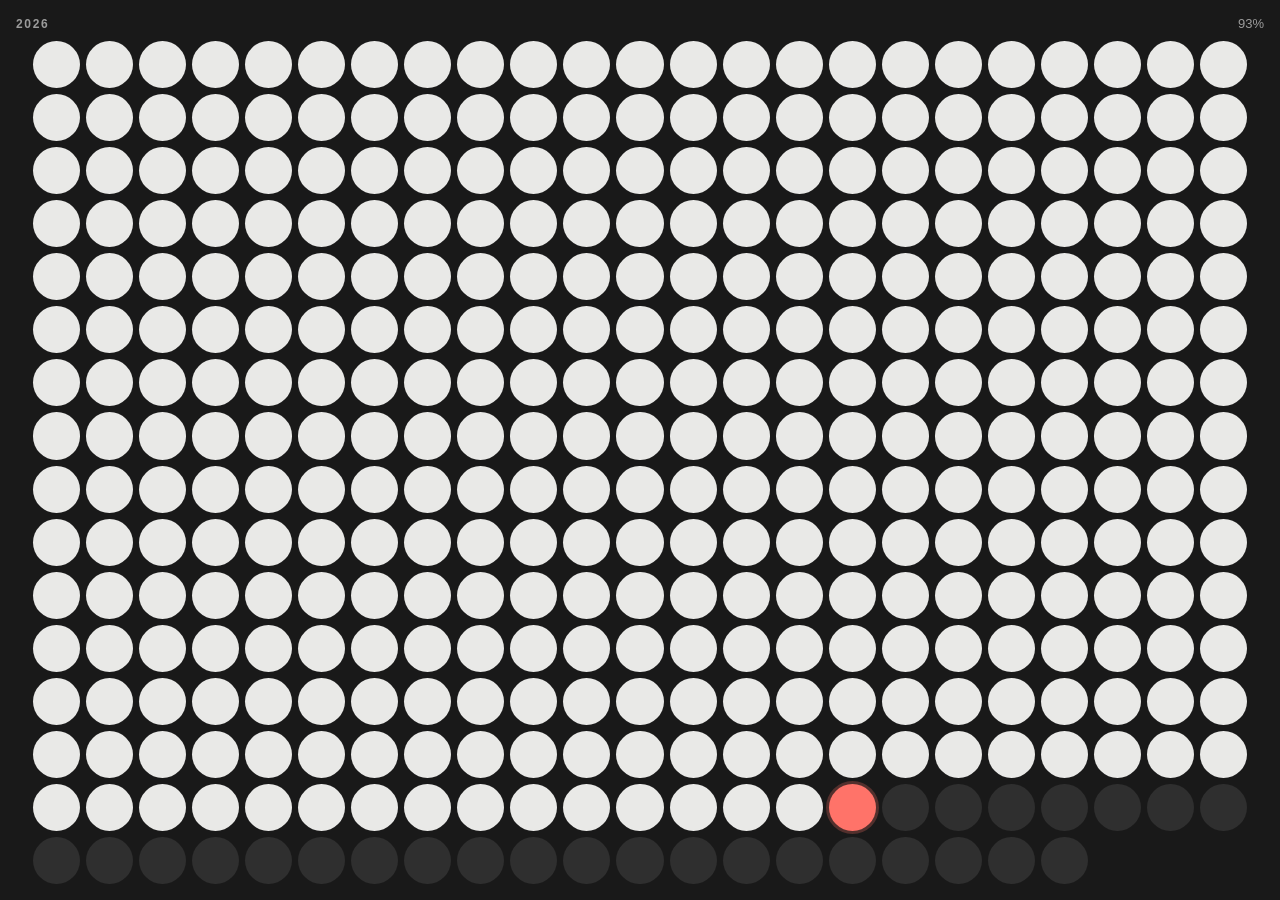
<file: widgets/year-progress-notion-dark.html>
<!doctype html>
<html lang="en">
<head>
<meta charset="utf-8" />
<meta name="viewport" content="width=device-width, initial-scale=1" />
<title>Year Progress — Notion Dark</title>
<style>
  :root {
    --bg: #191919;
    --dot-past: #e9e9e7;
    --dot-future: #2f2f2f;
    --red: #ff7369;
  }

  * { box-sizing: border-box; }

  html, body {
    margin: 0;
    padding: 0;
    width: 100%;
    height: 100%;
    background: var(--bg);
    overflow: hidden;
  }

  body {
    display: flex;
    flex-direction: column;
    font-family: -apple-system, BlinkMacSystemFont, "Helvetica Neue", Arial, sans-serif;
    color: #ffffff;
    padding: 16px;
  }

  .header {
    display: flex;
    justify-content: space-between;
    align-items: baseline;
    flex: 0 0 auto;
    margin-bottom: 10px;
  }

  .label {
    font-size: 12px;
    letter-spacing: 0.14em;
    text-transform: uppercase;
    color: #9b9b9b;
    font-weight: 600;
  }

  .percent {
    font-size: 13px;
    color: #9b9b9b;
    font-variant-numeric: tabular-nums;
  }

  .grid-outer {
    flex: 1 1 auto;
    min-height: 0;
    display: flex;
    justify-content: center;
    align-items: center;
  }

  .grid {
    display: grid;
    gap: 6px;
  }

  .dot {
    border-radius: 50%;
    background: var(--dot-future);
    transition: background 0.3s ease;
  }

  .dot.past {
    background: var(--dot-past);
  }

  .dot.today {
    background: var(--red);
    box-shadow: 0 0 0 3px rgba(255, 115, 105, 0.25);
  }
</style>
</head>
<body>
  <div class="header">
    <span class="label" id="year-label"></span>
    <span class="percent" id="percent-label"></span>
  </div>
  <div class="grid-outer" id="grid-outer">
    <div class="grid" id="grid"></div>
  </div>

  <script>
    const gridEl = document.getElementById("grid");
    const gridOuterEl = document.getElementById("grid-outer");
    const yearLabelEl = document.getElementById("year-label");
    const percentLabelEl = document.getElementById("percent-label");
    const GAP = 6;

    function isLeapYear(year) {
      return (year % 4 === 0 && year % 100 !== 0) || year % 400 === 0;
    }

    function dayOfYear(date) {
      const start = new Date(date.getFullYear(), 0, 1);
      return Math.floor((date - start) / 86400000) + 1;
    }

    let currentTotalDays = 0;
    let currentToday = 0;

    function fitGrid() {
      if (!currentTotalDays) return;
      const w = gridOuterEl.clientWidth;
      const h = gridOuterEl.clientHeight;
      if (!w || !h) return;

      let best = { cols: 1, rows: currentTotalDays, size: 0 };
      for (let cols = 1; cols <= currentTotalDays; cols++) {
        const rows = Math.ceil(currentTotalDays / cols);
        const sizeByWidth = (w - GAP * (cols - 1)) / cols;
        const sizeByHeight = (h - GAP * (rows - 1)) / rows;
        const size = Math.min(sizeByWidth, sizeByHeight);
        if (size > best.size) best = { cols, rows, size };
      }

      gridEl.style.gridTemplateColumns = `repeat(${best.cols}, ${best.size}px)`;
      gridEl.style.gridAutoRows = `${best.size}px`;
      document.querySelectorAll(".dot").forEach((dot) => {
        dot.style.width = `${best.size}px`;
        dot.style.height = `${best.size}px`;
      });
    }

    function render() {
      const now = new Date();
      const year = now.getFullYear();
      const totalDays = isLeapYear(year) ? 366 : 365;
      const today = dayOfYear(now);
      currentTotalDays = totalDays;
      currentToday = today;

      yearLabelEl.textContent = year;
      percentLabelEl.textContent = Math.round((today / totalDays) * 100) + "%";

      gridEl.innerHTML = "";
      const frag = document.createDocumentFragment();
      for (let d = 1; d <= totalDays; d++) {
        const dot = document.createElement("div");
        dot.className = "dot";
        if (d < today) dot.classList.add("past");
        else if (d === today) dot.classList.add("today");
        frag.appendChild(dot);
      }
      gridEl.appendChild(frag);
      fitGrid();
    }

    render();

    new ResizeObserver(() => fitGrid()).observe(gridOuterEl);

    function msUntilNextMidnight() {
      const now = new Date();
      const next = new Date(now.getFullYear(), now.getMonth(), now.getDate() + 1, 0, 0, 5);
      return next - now;
    }

    function scheduleNextRender() {
      setTimeout(() => {
        render();
        scheduleNextRender();
      }, msUntilNextMidnight());
    }

    scheduleNextRender();

    document.addEventListener("visibilitychange", () => {
      if (document.visibilityState === "visible") render();
    });
  </script>
</body>
</html>
</file>
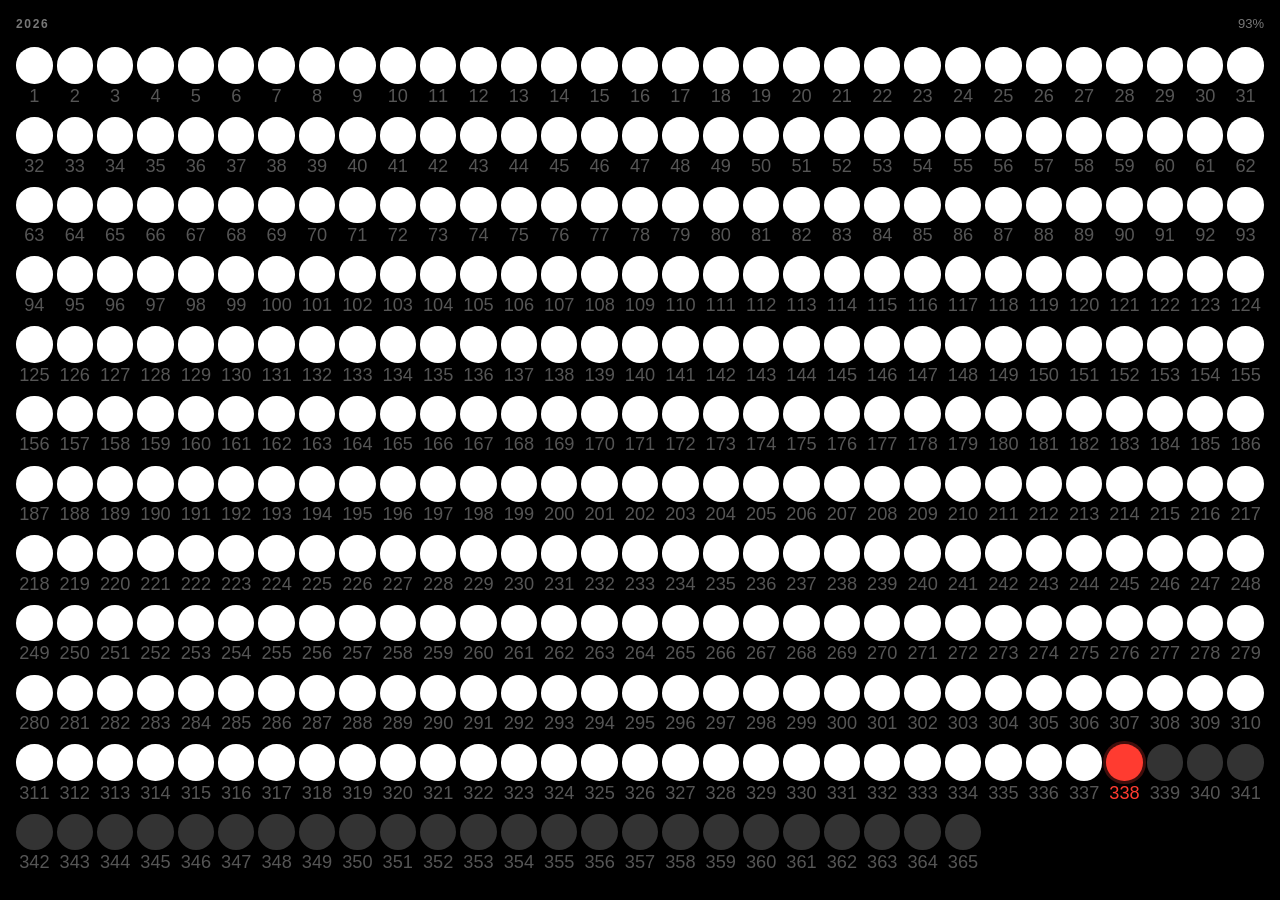
<file: widgets/year-progress-numbers.html>
<!doctype html>
<html lang="en">
<head>
<meta charset="utf-8" />
<meta name="viewport" content="width=device-width, initial-scale=1" />
<title>Year Progress — Numbered</title>
<style>
  :root {
    --black: #000000;
    --gray-past: #ffffff;
    --gray-future: #333333;
    --red: #ff3b30;
  }

  * { box-sizing: border-box; }

  html, body {
    margin: 0;
    padding: 0;
    width: 100%;
    height: 100%;
    background: var(--black);
    overflow: hidden;
  }

  body {
    display: flex;
    flex-direction: column;
    font-family: -apple-system, BlinkMacSystemFont, "Helvetica Neue", Arial, sans-serif;
    color: #ffffff;
    padding: 16px;
  }

  .header {
    display: flex;
    justify-content: space-between;
    align-items: baseline;
    flex: 0 0 auto;
    margin-bottom: 10px;
  }

  .label {
    font-size: 12px;
    letter-spacing: 0.14em;
    text-transform: uppercase;
    color: #777777;
    font-weight: 600;
  }

  .percent {
    font-size: 13px;
    color: #777777;
    font-variant-numeric: tabular-nums;
  }

  .grid-outer {
    flex: 1 1 auto;
    min-height: 0;
    display: flex;
    justify-content: center;
    align-items: center;
  }

  .grid {
    display: grid;
    gap: 6px 4px;
  }

  .cell {
    display: flex;
    flex-direction: column;
    align-items: center;
    justify-content: flex-start;
    gap: 3px;
  }

  .dot {
    border-radius: 50%;
    background: var(--gray-future);
    transition: background 0.3s ease;
    flex: 0 0 auto;
  }

  .dot.past {
    background: var(--gray-past);
  }

  .dot.today {
    background: var(--red);
    box-shadow: 0 0 0 3px rgba(255, 59, 48, 0.25);
  }

  .day-num {
    color: #555555;
    font-variant-numeric: tabular-nums;
    line-height: 1;
    white-space: nowrap;
  }

  .cell.today .day-num {
    color: var(--red);
  }
</style>
</head>
<body>
  <div class="header">
    <span class="label" id="year-label"></span>
    <span class="percent" id="percent-label"></span>
  </div>
  <div class="grid-outer" id="grid-outer">
    <div class="grid" id="grid"></div>
  </div>

  <script>
    const gridEl = document.getElementById("grid");
    const gridOuterEl = document.getElementById("grid-outer");
    const yearLabelEl = document.getElementById("year-label");
    const percentLabelEl = document.getElementById("percent-label");
    const COL_GAP = 4;
    const ROW_GAP = 6;
    const LABEL_GAP = 3;

    function isLeapYear(year) {
      return (year % 4 === 0 && year % 100 !== 0) || year % 400 === 0;
    }

    function dayOfYear(date) {
      const start = new Date(date.getFullYear(), 0, 1);
      return Math.floor((date - start) / 86400000) + 1;
    }

    let currentTotalDays = 0;

    function fitGrid() {
      if (!currentTotalDays) return;
      const w = gridOuterEl.clientWidth;
      const h = gridOuterEl.clientHeight;
      if (!w || !h) return;

      // Each cell = dot (square, side S) + label gap + label row (height ~0.6*S).
      let best = { cols: 1, rows: currentTotalDays, size: 0 };
      for (let cols = 1; cols <= currentTotalDays; cols++) {
        const rows = Math.ceil(currentTotalDays / cols);
        const sizeByWidth = (w - COL_GAP * (cols - 1)) / cols;
        const cellHeight = (h - ROW_GAP * (rows - 1)) / rows;
        const sizeByHeight = cellHeight / 1.75;
        const size = Math.min(sizeByWidth, sizeByHeight);
        if (size > best.size) best = { cols, rows, size };
      }

      gridEl.style.gridTemplateColumns = `repeat(${best.cols}, ${best.size}px)`;
      gridEl.style.gridAutoRows = `${best.size * 1.75}px`;
      document.querySelectorAll(".dot").forEach((dot) => {
        dot.style.width = `${best.size}px`;
        dot.style.height = `${best.size}px`;
      });
      document.querySelectorAll(".day-num").forEach((el) => {
        el.style.fontSize = `${Math.max(6, best.size * 0.5)}px`;
      });
    }

    function render() {
      const now = new Date();
      const year = now.getFullYear();
      const totalDays = isLeapYear(year) ? 366 : 365;
      const today = dayOfYear(now);
      currentTotalDays = totalDays;

      yearLabelEl.textContent = year;
      percentLabelEl.textContent = Math.round((today / totalDays) * 100) + "%";

      gridEl.innerHTML = "";
      const frag = document.createDocumentFragment();
      for (let d = 1; d <= totalDays; d++) {
        const cell = document.createElement("div");
        cell.className = "cell";

        const dot = document.createElement("div");
        dot.className = "dot";
        if (d < today) dot.classList.add("past");
        else if (d === today) {
          dot.classList.add("today");
          cell.classList.add("today");
        }

        const numEl = document.createElement("div");
        numEl.className = "day-num";
        numEl.textContent = d;

        cell.appendChild(dot);
        cell.appendChild(numEl);
        frag.appendChild(cell);
      }
      gridEl.appendChild(frag);
      fitGrid();
    }

    render();

    new ResizeObserver(() => fitGrid()).observe(gridOuterEl);

    function msUntilNextMidnight() {
      const now = new Date();
      const next = new Date(now.getFullYear(), now.getMonth(), now.getDate() + 1, 0, 0, 5);
      return next - now;
    }

    function scheduleNextRender() {
      setTimeout(() => {
        render();
        scheduleNextRender();
      }, msUntilNextMidnight());
    }

    scheduleNextRender();

    document.addEventListener("visibilitychange", () => {
      if (document.visibilityState === "visible") render();
    });
  </script>
</body>
</html>
</file>
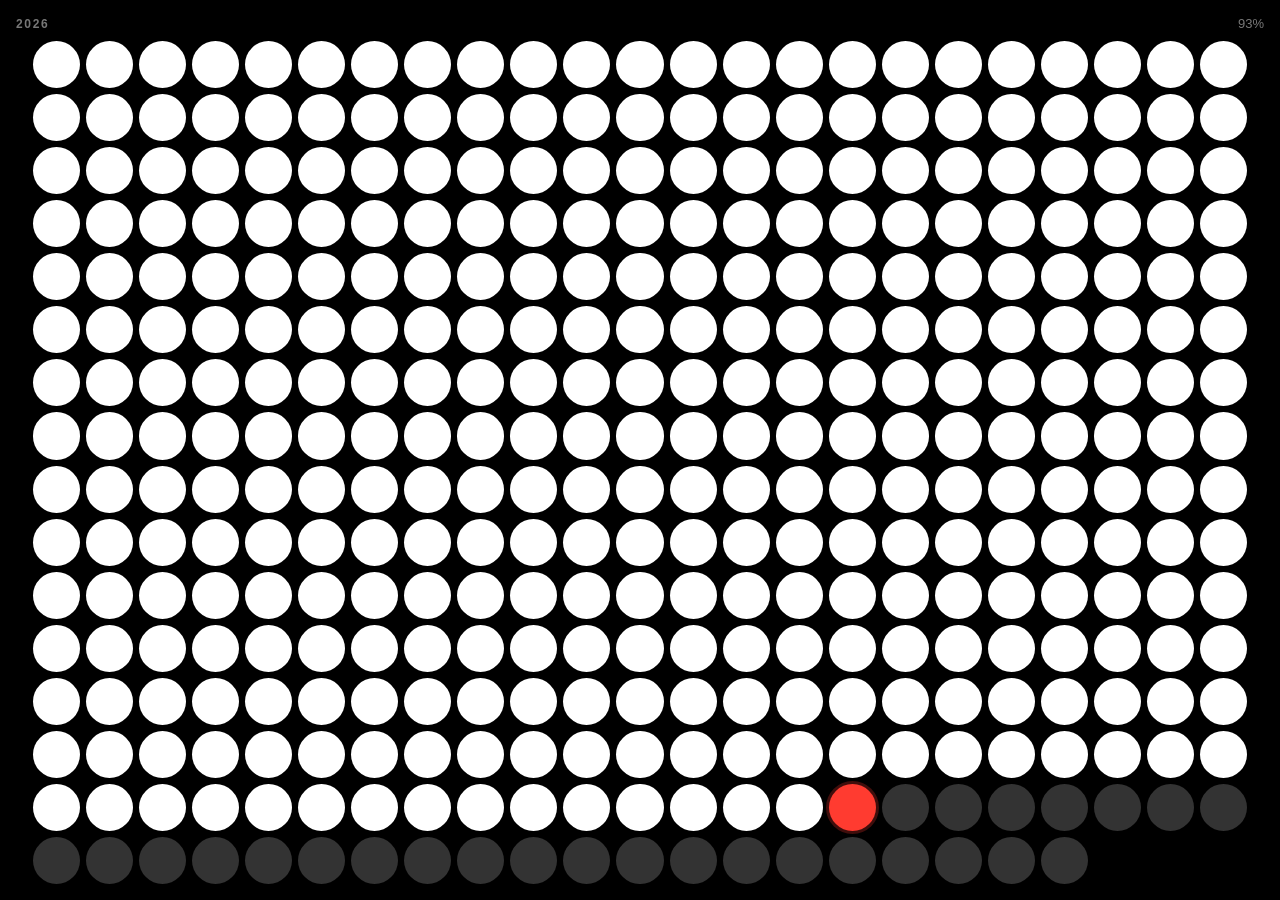
<file: widgets/year-progress.html>
<!doctype html>
<html lang="en">
<head>
<meta charset="utf-8" />
<meta name="viewport" content="width=device-width, initial-scale=1" />
<title>Year Progress</title>
<style>
  :root {
    --black: #000000;
    --gray-past: #ffffff;
    --gray-future: #333333;
    --red: #ff3b30;
  }

  * { box-sizing: border-box; }

  html, body {
    margin: 0;
    padding: 0;
    width: 100%;
    height: 100%;
    background: var(--black);
    overflow: hidden;
  }

  body {
    display: flex;
    flex-direction: column;
    font-family: -apple-system, BlinkMacSystemFont, "Helvetica Neue", Arial, sans-serif;
    color: #ffffff;
    padding: 16px;
  }

  .header {
    display: flex;
    justify-content: space-between;
    align-items: baseline;
    flex: 0 0 auto;
    margin-bottom: 10px;
  }

  .label {
    font-size: 12px;
    letter-spacing: 0.14em;
    text-transform: uppercase;
    color: #777777;
    font-weight: 600;
  }

  .percent {
    font-size: 13px;
    color: #777777;
    font-variant-numeric: tabular-nums;
  }

  .grid-outer {
    flex: 1 1 auto;
    min-height: 0;
    display: flex;
    justify-content: center;
    align-items: center;
  }

  .grid {
    display: grid;
    gap: 6px;
  }

  .dot {
    border-radius: 50%;
    background: var(--gray-future);
    transition: background 0.3s ease;
  }

  .dot.past {
    background: var(--gray-past);
  }

  .dot.today {
    background: var(--red);
    box-shadow: 0 0 0 3px rgba(255, 59, 48, 0.25);
  }
</style>
</head>
<body>
  <div class="header">
    <span class="label" id="year-label"></span>
    <span class="percent" id="percent-label"></span>
  </div>
  <div class="grid-outer" id="grid-outer">
    <div class="grid" id="grid"></div>
  </div>

  <script>
    const gridEl = document.getElementById("grid");
    const gridOuterEl = document.getElementById("grid-outer");
    const yearLabelEl = document.getElementById("year-label");
    const percentLabelEl = document.getElementById("percent-label");
    const GAP = 6;

    function isLeapYear(year) {
      return (year % 4 === 0 && year % 100 !== 0) || year % 400 === 0;
    }

    function dayOfYear(date) {
      const start = new Date(date.getFullYear(), 0, 1);
      return Math.floor((date - start) / 86400000) + 1;
    }

    let currentTotalDays = 0;
    let currentToday = 0;

    function fitGrid() {
      if (!currentTotalDays) return;
      const w = gridOuterEl.clientWidth;
      const h = gridOuterEl.clientHeight;
      if (!w || !h) return;

      let best = { cols: 1, rows: currentTotalDays, size: 0 };
      for (let cols = 1; cols <= currentTotalDays; cols++) {
        const rows = Math.ceil(currentTotalDays / cols);
        const sizeByWidth = (w - GAP * (cols - 1)) / cols;
        const sizeByHeight = (h - GAP * (rows - 1)) / rows;
        const size = Math.min(sizeByWidth, sizeByHeight);
        if (size > best.size) best = { cols, rows, size };
      }

      gridEl.style.gridTemplateColumns = `repeat(${best.cols}, ${best.size}px)`;
      gridEl.style.gridAutoRows = `${best.size}px`;
      document.querySelectorAll(".dot").forEach((dot) => {
        dot.style.width = `${best.size}px`;
        dot.style.height = `${best.size}px`;
      });
    }

    function render() {
      const now = new Date();
      const year = now.getFullYear();
      const totalDays = isLeapYear(year) ? 366 : 365;
      const today = dayOfYear(now);
      currentTotalDays = totalDays;
      currentToday = today;

      yearLabelEl.textContent = year;
      percentLabelEl.textContent = Math.round((today / totalDays) * 100) + "%";

      gridEl.innerHTML = "";
      const frag = document.createDocumentFragment();
      for (let d = 1; d <= totalDays; d++) {
        const dot = document.createElement("div");
        dot.className = "dot";
        if (d < today) dot.classList.add("past");
        else if (d === today) dot.classList.add("today");
        frag.appendChild(dot);
      }
      gridEl.appendChild(frag);
      fitGrid();
    }

    render();

    new ResizeObserver(() => fitGrid()).observe(gridOuterEl);

    function msUntilNextMidnight() {
      const now = new Date();
      const next = new Date(now.getFullYear(), now.getMonth(), now.getDate() + 1, 0, 0, 5);
      return next - now;
    }

    function scheduleNextRender() {
      setTimeout(() => {
        render();
        scheduleNextRender();
      }, msUntilNextMidnight());
    }

    scheduleNextRender();

    document.addEventListener("visibilitychange", () => {
      if (document.visibilityState === "visible") render();
    });
  </script>
</body>
</html>
</file>
<file: styles.css>
:root {
  --black: #000000;
  --white: #ffffff;
  --gray-1: #111111;
  --gray-2: #1a1a1a;
  --gray-3: #2a2a2a;
  --gray-4: #444444;
  --gray-5: #888888;
  --red: #ff3b30;
}

* {
  box-sizing: border-box;
}

html, body {
  margin: 0;
  padding: 0;
  background: var(--black);
  color: var(--white);
  font-family: -apple-system, BlinkMacSystemFont, "Inter", "Helvetica Neue", Arial, sans-serif;
  -webkit-font-smoothing: antialiased;
}

a {
  color: inherit;
}

.wrap {
  max-width: 1080px;
  margin: 0 auto;
  padding: 0 24px;
}

header.hero {
  padding: 120px 0 72px;
  border-bottom: 1px solid var(--gray-2);
}

.eyebrow {
  font-size: 12px;
  letter-spacing: 0.18em;
  text-transform: uppercase;
  color: var(--gray-5);
  margin-bottom: 18px;
}

h1.title {
  font-size: clamp(40px, 6vw, 68px);
  line-height: 1.02;
  font-weight: 700;
  letter-spacing: -0.03em;
  margin: 0 0 20px;
}

p.subtitle {
  font-size: 18px;
  line-height: 1.6;
  color: var(--gray-5);
  max-width: 560px;
  margin: 0;
}

section.gallery {
  padding: 72px 0 120px;
}

.gallery h2 {
  font-size: 13px;
  letter-spacing: 0.14em;
  text-transform: uppercase;
  color: var(--gray-5);
  font-weight: 600;
  margin: 0 0 32px;
}

.grid {
  display: grid;
  grid-template-columns: repeat(auto-fill, minmax(320px, 1fr));
  gap: 24px;
}

.card {
  border: 1px solid var(--gray-3);
  border-radius: 16px;
  background: var(--gray-1);
  overflow: hidden;
  display: flex;
  flex-direction: column;
  transition: border-color 0.2s ease, transform 0.2s ease;
}

.card:hover {
  border-color: var(--gray-4);
  transform: translateY(-2px);
}

.card-preview {
  aspect-ratio: 16 / 10;
  background: var(--black);
  position: relative;
  overflow: hidden;
  border-bottom: 1px solid var(--gray-3);
}

.card-preview iframe {
  width: 250%;
  height: 250%;
  border: 0;
  transform: scale(0.4);
  transform-origin: top left;
  pointer-events: none;
}

.card-preview-stack {
  aspect-ratio: auto;
  display: flex;
  flex-direction: column;
  justify-content: center;
  gap: 1px;
  padding: 10px 0;
}

.card-preview-stack iframe {
  width: 100%;
  height: 46px;
  transform: none;
  pointer-events: none;
}

.card-body {
  padding: 20px 22px 22px;
  display: flex;
  flex-direction: column;
  gap: 10px;
  flex: 1;
}

.card-title {
  font-size: 16px;
  font-weight: 600;
  letter-spacing: -0.01em;
}

.card-desc {
  font-size: 13.5px;
  color: var(--gray-5);
  line-height: 1.55;
  flex: 1;
}

.card-actions {
  display: flex;
  gap: 8px;
  margin-top: 8px;
}

.btn {
  appearance: none;
  border: 1px solid var(--gray-4);
  background: transparent;
  color: var(--white);
  font-size: 13px;
  font-weight: 500;
  padding: 9px 14px;
  border-radius: 8px;
  cursor: pointer;
  transition: background 0.15s ease, border-color 0.15s ease;
  font-family: inherit;
  text-decoration: none;
  display: inline-flex;
  align-items: center;
  gap: 6px;
}

.btn:hover {
  background: var(--gray-3);
  border-color: var(--gray-5);
}

.btn.primary {
  background: var(--white);
  color: var(--black);
  border-color: var(--white);
}

.btn.primary:hover {
  background: #e4e4e4;
  border-color: #e4e4e4;
}

.btn.copied {
  background: var(--white);
  color: var(--black);
  border-color: var(--white);
}

.card-coming {
  opacity: 0.45;
}

.card-coming .card-preview {
  display: flex;
  align-items: center;
  justify-content: center;
}

.dot-hint {
  width: 8px;
  height: 8px;
  border-radius: 50%;
  background: var(--gray-4);
}

footer {
  border-top: 1px solid var(--gray-2);
  padding: 32px 0 64px;
  color: var(--gray-5);
  font-size: 13px;
}

.modal-overlay {
  position: fixed;
  inset: 0;
  background: rgba(0, 0, 0, 0.7);
  backdrop-filter: blur(6px);
  display: flex;
  align-items: center;
  justify-content: center;
  padding: 32px;
  opacity: 0;
  pointer-events: none;
  transition: opacity 0.25s ease;
  z-index: 100;
}

.modal-overlay.open {
  opacity: 1;
  pointer-events: auto;
}

.modal {
  background: var(--gray-1);
  border: 1px solid var(--gray-3);
  border-radius: 20px;
  width: 100%;
  max-width: 880px;
  max-height: 85vh;
  overflow-y: auto;
  padding: 28px;
  transform: scale(0.92) translateY(16px);
  opacity: 0;
  transition: transform 0.28s cubic-bezier(0.2, 0.8, 0.2, 1), opacity 0.22s ease;
}

.modal-overlay.open .modal {
  transform: scale(1) translateY(0);
  opacity: 1;
}

.modal-header {
  display: flex;
  align-items: center;
  justify-content: space-between;
  margin-bottom: 22px;
}

.modal-title {
  font-size: 18px;
  font-weight: 600;
  letter-spacing: -0.01em;
}

.modal-close {
  appearance: none;
  border: 1px solid var(--gray-3);
  background: transparent;
  color: var(--white);
  width: 32px;
  height: 32px;
  border-radius: 8px;
  font-size: 18px;
  line-height: 1;
  cursor: pointer;
  transition: background 0.15s ease, border-color 0.15s ease;
}

.modal-close:hover {
  background: var(--gray-3);
  border-color: var(--gray-4);
}

.modal-grid {
  display: grid;
  grid-template-columns: repeat(auto-fill, minmax(280px, 1fr));
  gap: 20px;
}

.variation-card {
  border: 1px solid var(--gray-3);
  border-radius: 14px;
  background: var(--gray-2);
  overflow: hidden;
  display: flex;
  flex-direction: column;
}

.variation-preview {
  aspect-ratio: 16 / 10;
  background: var(--black);
  border-bottom: 1px solid var(--gray-3);
  overflow: hidden;
  position: relative;
}

.variation-preview iframe {
  width: 250%;
  height: 250%;
  border: 0;
  transform: scale(0.4);
  transform-origin: top left;
  pointer-events: none;
}

.variation-body {
  padding: 16px 18px 18px;
  display: flex;
  flex-direction: column;
  gap: 8px;
}

.variation-name {
  font-size: 14px;
  font-weight: 600;
}

.variation-desc {
  font-size: 12.5px;
  color: var(--gray-5);
  line-height: 1.5;
}

.variation-preview-line {
  aspect-ratio: auto;
  height: 64px;
}

.variation-preview-line iframe {
  width: 100%;
  height: 100%;
  transform: none;
}

.variation-fields {
  display: flex;
  flex-direction: column;
  gap: 10px;
  margin: 4px 0 6px;
  padding-top: 12px;
  border-top: 1px solid var(--gray-3);
}

.field-row {
  display: flex;
  align-items: center;
  justify-content: space-between;
  gap: 10px;
}

.field-row label {
  font-size: 12px;
  color: var(--gray-5);
  flex: 0 0 auto;
}

.field-row input {
  flex: 1 1 auto;
  min-width: 0;
  background: var(--gray-3);
  border: 1px solid var(--gray-4);
  color: var(--white);
  border-radius: 8px;
  padding: 7px 10px;
  font-size: 13px;
  font-family: inherit;
  color-scheme: dark;
}

.field-row input:focus {
  outline: none;
  border-color: var(--gray-5);
}

.segmented {
  display: inline-flex;
  background: var(--gray-3);
  border: 1px solid var(--gray-4);
  border-radius: 8px;
  padding: 2px;
  gap: 2px;
}

.seg-btn {
  appearance: none;
  border: 0;
  background: transparent;
  color: var(--gray-5);
  font-size: 12px;
  font-weight: 500;
  font-family: inherit;
  padding: 5px 14px;
  border-radius: 6px;
  cursor: pointer;
  transition: background 0.15s ease, color 0.15s ease;
}

.seg-btn:hover {
  color: var(--white);
}

.seg-btn.active {
  background: var(--white);
  color: var(--black);
}
</file>
